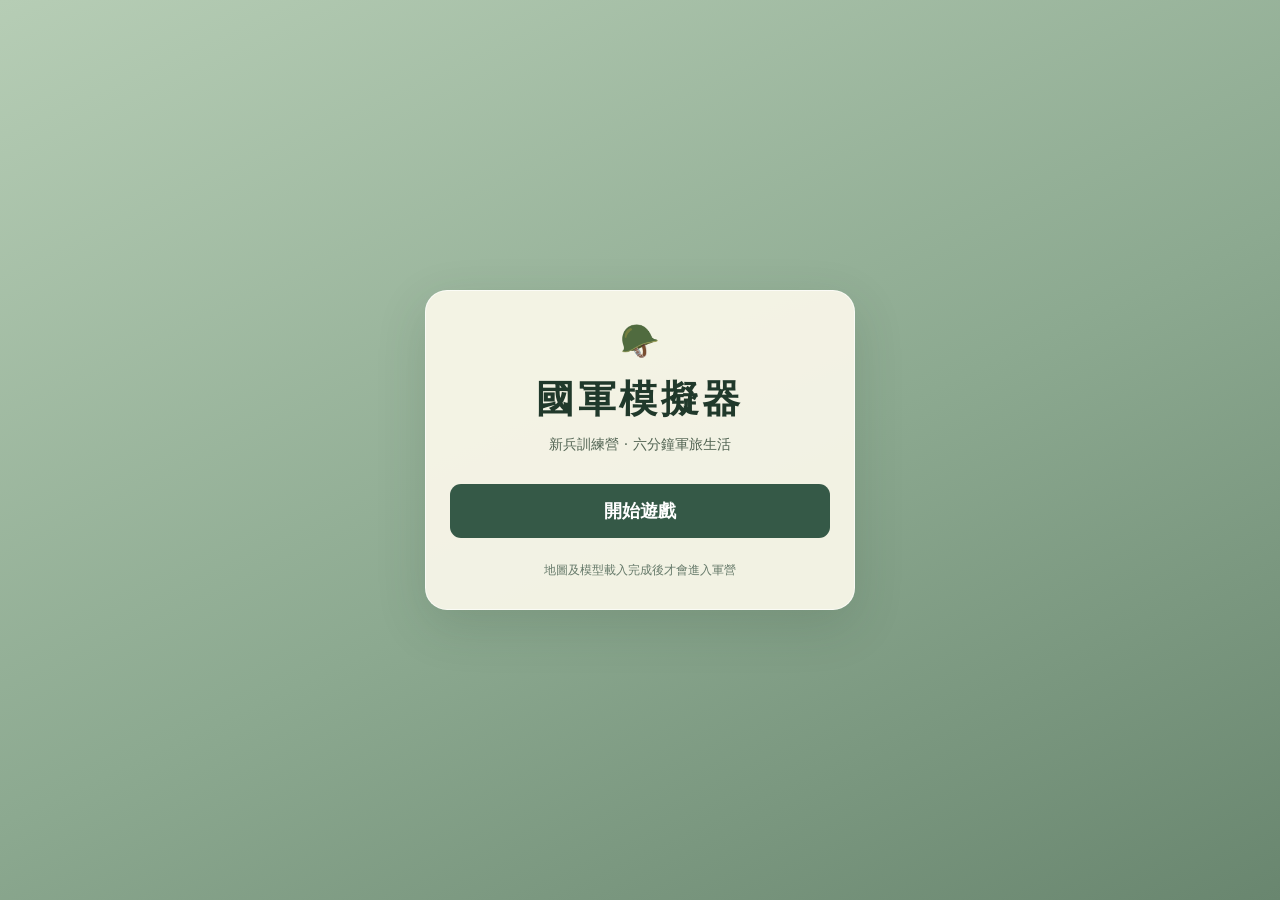
<file: index.html>
<!doctype html>
<html lang="zh-Hant">
<head>
<meta charset="utf-8">
<meta name="viewport" content="width=device-width, initial-scale=1, maximum-scale=1, user-scalable=no, viewport-fit=cover">
<meta name="theme-color" content="#b7c9b2">
<link rel="preload" as="fetch" href="./assets/characters/cadet/cadet-green.glb?v=077" crossorigin="anonymous">
<title>國軍模擬器｜Army</title>
<link rel="stylesheet" href="./src/ui/playtest.css?v=077">
<link rel="stylesheet" href="./src/ui/home105.css?v=105">
<link rel="stylesheet" href="./src/ui/npcLabels107.css?v=107">
</head>
<body>
<canvas id="world" aria-label="國軍模擬器 3D 軍營"></canvas>
<button id="minimap" type="button" aria-label="開啟新兵訓練營地圖" title="開啟新兵訓練營地圖"><canvas id="miniCanvas" width="224" height="224" aria-hidden="true"></canvas></button>
<section id="worldMap" class="world-map" role="dialog" aria-label="新兵訓練營地圖" aria-modal="true" hidden>
  <div class="world-map-panel">
    <header class="world-map-header"><div><strong>🗺️ 新兵訓練營地圖</strong><small>固定營區方位 · 藍色箭頭為士兵面向</small></div><button id="closeWorldMap" type="button" aria-label="關閉大地圖">✕</button></header>
    <div class="world-map-body"><div class="map-canvas-holder"><canvas id="worldMapCanvas" aria-label="完整軍營地圖，顯示所有地點和自身方向"></canvas></div></div>
  </div>
</section>
<div id="floatingStick" aria-hidden="true"><div class="stick-base"><div id="stickThumb" class="stick-thumb"></div></div></div>
<div id="notice" role="status" hidden></div>
<section class="army-home" id="armyHome" aria-label="國軍模擬器首頁">
  <div class="army-home__panel">
    <div class="army-home__emblem" aria-hidden="true">🪖</div>
    <h1>國軍模擬器</h1>
    <p class="army-home__tagline">新兵訓練營 · 六分鐘軍旅生活</p>
    <button id="armyStart" class="army-home__start" type="button">開始遊戲</button>
    <div id="armyLoading" class="army-home__load" role="status" aria-live="polite" hidden>
      <p class="army-home__message" id="armyMessage">準備載入…</p>
      <div class="army-home__progress" role="progressbar" aria-label="軍營載入進度"><div id="armyBar" class="army-home__bar"></div></div>
      <div id="armyCount" class="army-home__count">0%</div>
    </div>
    <div class="army-home__foot">地圖及模型載入完成後才會進入軍營</div>
  </div>
</section>
<div id="fatal" role="alert" hidden><strong>遊戲無法啟動</strong><p id="errorText"></p><button type="button" id="retry">重新載入</button></div>
<div id="debug" hidden></div>
<!-- Army v0.10.10: refined collision, road-priority navigation, and NPC spacing. -->
<script type="importmap">
{"imports":{"./src/map/campGeometry.js?v=092":"./src/map/ground103.js?v=103","./src/map/mapDrawing.js?v=093":"./src/map/drawMap95.js?v=095","./src/map/roadMesh.js?v=071":"./src/map/roadMesh104.js?v=104"}}
</script>
<script type="module" src="./src/bootstrap110.js?v=110"></script>
</body>
</html>
</file>
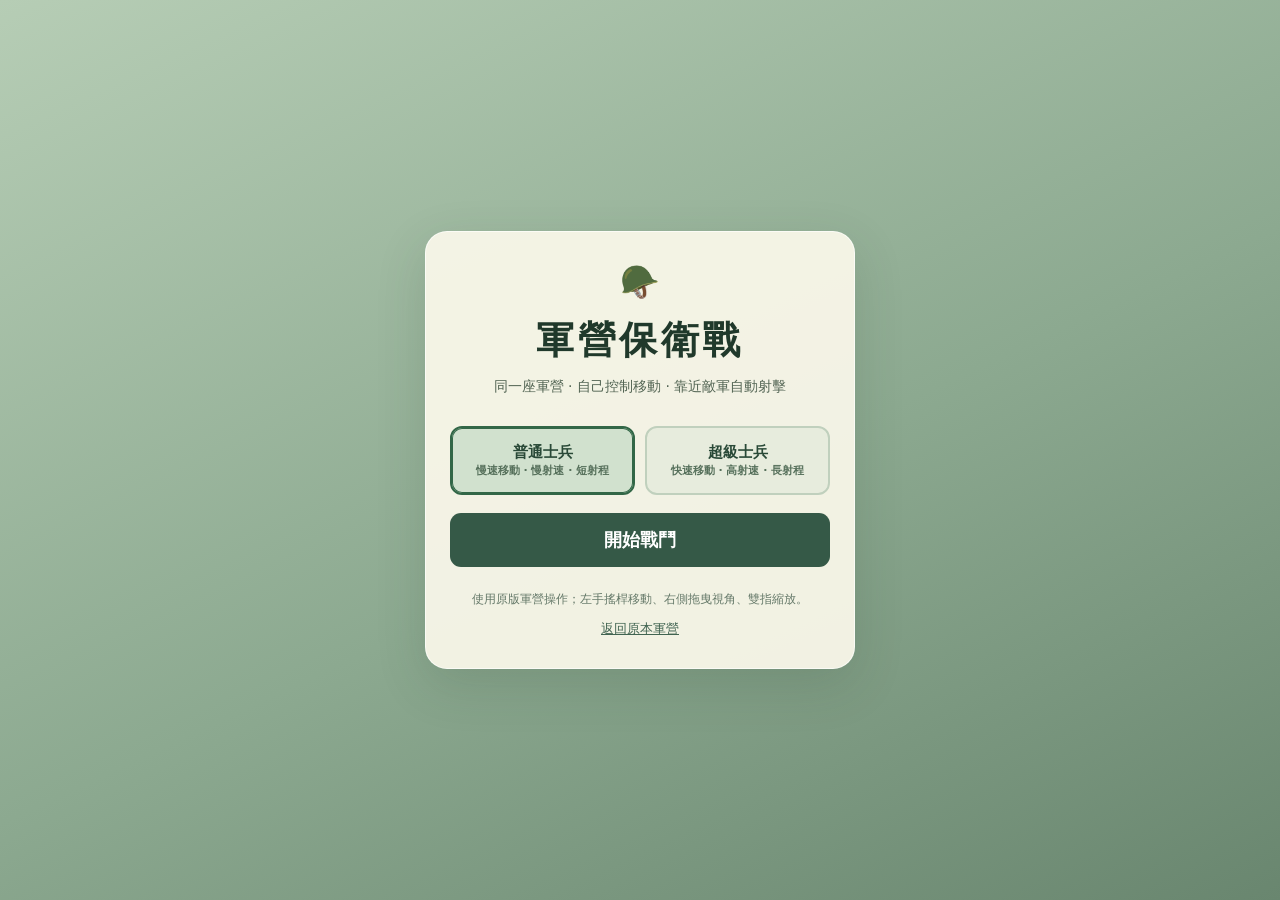
<file: battle.html>
<!doctype html>
<html lang="zh-Hant">
<head>
<meta charset="utf-8">
<meta name="viewport" content="width=device-width, initial-scale=1, maximum-scale=1, user-scalable=no, viewport-fit=cover">
<meta name="theme-color" content="#b7c9b2">
<title>國軍模擬器｜軍營保衛戰 v0.11.1</title>
<link rel="stylesheet" href="./src/battle/campBattle111.css?v=111">
<link rel="stylesheet" href="./src/ui/playtest.css?v=077">
<link rel="stylesheet" href="./src/ui/home105.css?v=105">
</head>
<body>
<canvas id="world" aria-label="國軍模擬器 3D 軍營"></canvas>
<button id="minimap" type="button" aria-label="開啟軍營保衛戰地圖" title="開啟軍營保衛戰地圖"><canvas id="miniCanvas" width="224" height="224" aria-hidden="true"></canvas></button>
<section id="worldMap" class="world-map" role="dialog" aria-label="軍營保衛戰地圖" aria-modal="true" hidden>
  <div class="world-map-panel">
    <header class="world-map-header"><div><strong>🗺️ 軍營保衛戰地圖</strong><small>紅軍從營舍側與哨口側進攻 · 藍色箭頭為主角面向</small></div><button id="closeWorldMap" type="button" aria-label="關閉大地圖">✕</button></header>
    <div class="world-map-body"><div class="map-canvas-holder"><canvas id="worldMapCanvas" aria-label="完整軍營地圖，顯示所有地點和自身方向"></canvas></div></div>
  </div>
</section>
<div id="floatingStick" aria-hidden="true"><div class="stick-base"><div id="stickThumb" class="stick-thumb"></div></div></div>
<div id="notice" role="status" hidden></div>
<section id="battleHUD" class="battle-hud" aria-label="戰鬥資訊" hidden>
 <div class="battle-hud__top"><strong id="battleMode">普通士兵</strong><span>擊殺 <b id="battleKills">0</b></span><span>敵軍 <b id="battleEnemies">0</b></span></div>
 <div class="battle-hud__bar"><div id="battleHpBar"></div></div>
 <div class="battle-hud__bottom"><span id="battleHp">生命 160 / 160</span><span id="battleTimer">0:00</span></div>
 <div class="battle-hud__note" id="battleNotice">敵軍正從兩側入侵…</div>
</section>
<section id="battleResult" class="battle-result" role="dialog" aria-modal="true" hidden>
 <div class="battle-result__panel"><h2 id="battleEndTitle">戰鬥結束</h2><p id="battleEndText"></p>
 <button type="button" id="battleAgain">重新挑戰</button><a href="./index.html">返回軍營</a></div>
</section>
<section class="army-home" id="armyHome" aria-label="國軍模擬器首頁">
  <div class="army-home__panel">
    <div class="army-home__emblem" aria-hidden="true">🪖</div>
    <h1>軍營保衛戰</h1>
    <p class="army-home__tagline">同一座軍營 · 自己控制移動 · 靠近敵軍自動射擊</p>
    <div class="battle-modes" role="group" aria-label="士兵測試能力">
      <button type="button" data-mode="normal" aria-pressed="true" class="chosen">普通士兵<small>慢速移動 · 慢射速 · 短射程</small></button>
      <button type="button" data-mode="elite" aria-pressed="false">超級士兵<small>快速移動 · 高射速 · 長射程</small></button>
    </div>
    <button id="armyStart" class="army-home__start" type="button">開始戰鬥</button>
    <div id="armyLoading" class="army-home__load" role="status" aria-live="polite" hidden>
      <p class="army-home__message" id="armyMessage">準備載入…</p>
      <div class="army-home__progress" role="progressbar" aria-label="軍營載入進度"><div id="armyBar" class="army-home__bar"></div></div>
      <div id="armyCount" class="army-home__count">0%</div>
    </div>
    <div class="army-home__foot">使用原版軍營操作；左手搖桿移動、右側拖曳視角、雙指縮放。</div>
    <a class="battle-back" href="./index.html">返回原本軍營</a>
  </div>
</section>
<div id="fatal" role="alert" hidden><strong>遊戲無法啟動</strong><p id="errorText"></p><button type="button" id="retry">重新載入</button></div>
<div id="debug" hidden></div>
<!-- Army v0.11.1: original camp renderer/input + battle-only missing west/south perimeter fencing. -->
<script type="importmap">
{"imports":{"./src/map/campGeometry.js?v=092":"./src/map/ground103.js?v=103","./src/map/mapDrawing.js?v=093":"./src/map/drawMap95.js?v=095","./src/map/roadMesh.js?v=071":"./src/map/roadMesh104.js?v=104"}}
</script>
<script type="module" src="./src/battle/campBattleBoot111.js?v=111"></script>
</body>
</html>
</file>
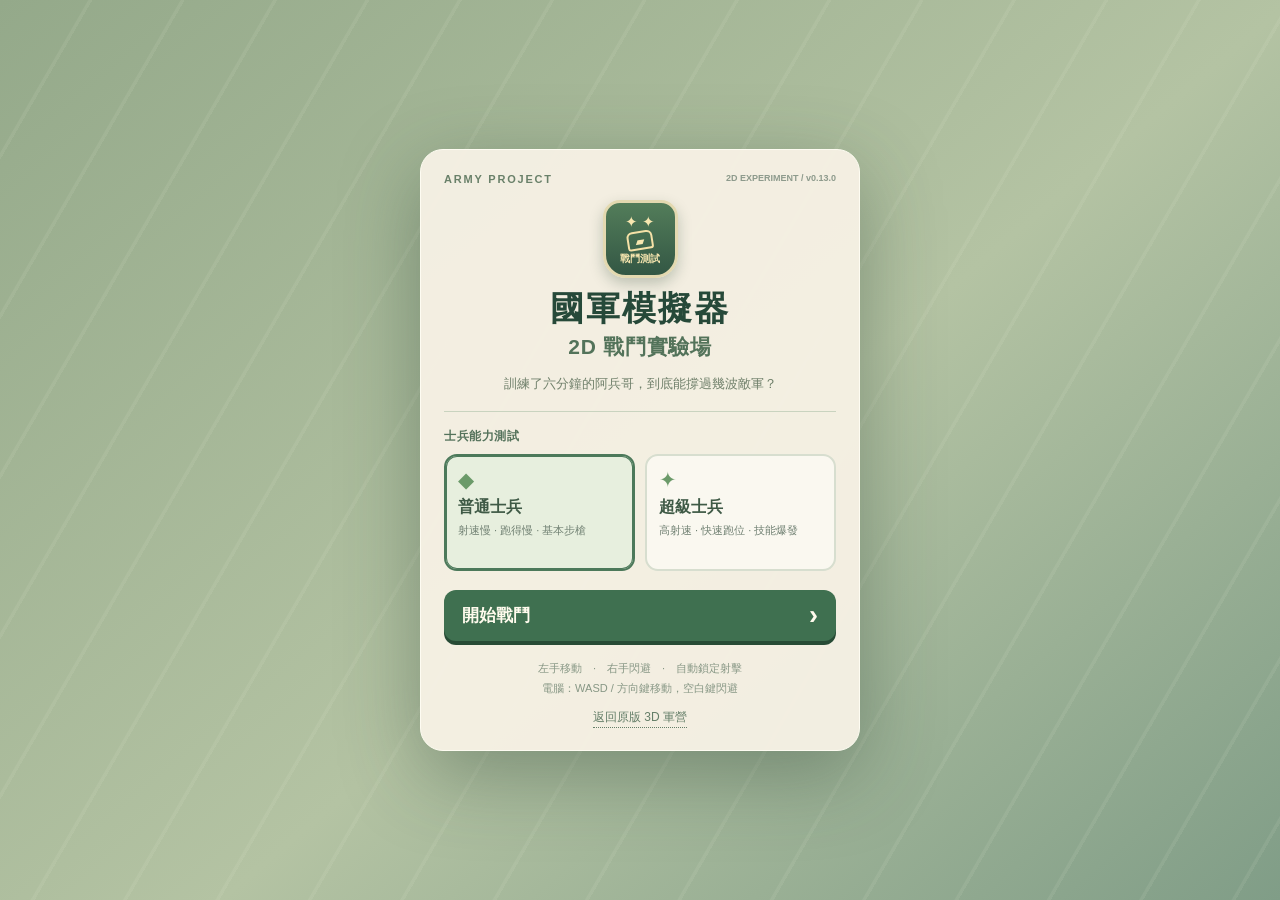
<file: battle2d.html>
<!doctype html>
<html lang="zh-Hant">
<head>
  <meta charset="utf-8">
  <meta name="viewport" content="width=device-width, initial-scale=1, maximum-scale=1, viewport-fit=cover, user-scalable=no">
  <meta name="theme-color" content="#8da185">
  <meta name="apple-mobile-web-app-capable" content="yes">
  <title>國軍模擬器｜2D 戰鬥實驗場</title>
  <link rel="stylesheet" href="./src/battle2d/game.css?v=0130">
</head>
<body>
  <main id="gameRoot" aria-label="國軍模擬器 2D 戰鬥實驗場">
    <canvas id="battleCanvas" aria-label="戰鬥畫面"></canvas>
    <div id="vignette" aria-hidden="true"></div>
    <header id="hud" hidden>
      <div class="hud-top">
        <div class="hud-chip"><span class="tiny-label">作戰時間</span><strong id="timeText">00:00</strong></div>
        <div class="hud-chip center"><span class="tiny-label">擊退敵軍</span><strong id="killText">0</strong></div>
        <button class="icon-button" id="pauseButton" aria-label="暫停遊戲">Ⅱ</button>
      </div>
      <div class="health-wrap"><span class="hp-label">生命值</span><div class="hp-track"><div class="hp-fill" id="hpFill"></div></div><strong id="hpText">100/100</strong></div>
      <div class="wave-row"><span id="modeLabel">普通士兵</span><span id="waveText">第 1 波</span><span id="skillText">普通步槍</span></div>
    </header>
    <div id="damageShade" aria-hidden="true"></div>
    <div id="floatMsg" aria-live="polite" aria-atomic="true"></div>
    <div id="controls" hidden>
      <div id="joyRegion" aria-label="虛擬搖桿"><div id="joystick"><div id="joyRing"></div><div id="joyThumb"></div></div><span class="control-hint">移動</span></div>
      <div class="right-controls"><button id="dashButton" class="dash-btn" aria-label="閃避衝刺"><span class="dash-icon">»</span><small id="dashLabel">閃避</small></button><span class="control-hint">自動射擊</span></div>
    </div>
    <section id="startScreen" class="screen">
      <div class="start-shade"></div>
      <div class="menu-panel">
        <div class="eyebrow">ARMY PROJECT <span>2D EXPERIMENT / v0.13.0</span></div>
        <div class="crest"><span class="crest-stars">✦ ✦</span><div class="crest-soldier">▰</div><span class="crest-small">戰鬥測試</span></div>
        <h1>國軍模擬器</h1>
        <h2>2D 戰鬥實驗場</h2>
        <p class="subtitle">訓練了六分鐘的阿兵哥，到底能撐過幾波敵軍？</p>
        <div class="rule"></div>
        <p class="field-label">士兵能力測試</p>
        <div class="mode-picker" role="group" aria-label="選擇士兵強度">
          <button id="modeNormal" class="mode-card selected" aria-pressed="true"><span class="mode-symbol">◆</span><b>普通士兵</b><small>射速慢 · 跑得慢 · 基本步槍</small></button>
          <button id="modeHero" class="mode-card" aria-pressed="false"><span class="mode-symbol">✦</span><b>超級士兵</b><small>高射速 · 快速跑位 · 技能爆發</small></button>
        </div>
        <button id="startButton" class="primary-btn">開始戰鬥 <span>›</span></button>
        <div class="menu-foot"><span>左手移動　·　右手閃避　·　自動鎖定射擊</span><span>電腦：WASD / 方向鍵移動，空白鍵閃避</span></div>
        <a class="back-link" href="./index.html">返回原版 3D 軍營</a>
      </div>
    </section>
    <section id="pauseScreen" class="screen overlay" hidden>
      <div class="modal-panel"><span class="eyebrow">PAUSED</span><h2>暫停作戰</h2><p>可以喘口氣，敵人暫時不會動。</p><button id="resumeButton" class="primary-btn">繼續戰鬥</button><button id="pauseMenuButton" class="secondary-btn">返回選角畫面</button></div>
    </section>
    <section id="endScreen" class="screen overlay" hidden>
      <div class="modal-panel"><span class="eyebrow" id="endEyebrow">MISSION COMPLETE</span><div class="finish-medal">★</div><h2 id="endTitle">作戰結束</h2><p id="endDescription">你已完成這次的戰鬥測試。</p>
        <div class="results"><div><small>擊退敵軍</small><strong id="endKills">0</strong></div><div><small>存活時間</small><strong id="endTime">00:00</strong></div><div><small>最高波次</small><strong id="endWave">1</strong></div></div>
        <button id="retryButton" class="primary-btn">再戰一次</button><button id="endMenuButton" class="secondary-btn">更換士兵</button>
      </div>
    </section>
    <div id="loadingScreen" class="screen overlay" hidden><div class="modal-panel loading"><div class="spinner"></div><h2>正在進入演訓場…</h2><p>準備武器與戰場環境</p></div></div>
  </main>
  <script type="module" src="./src/battle2d/game.js?v=0130"></script>
</body>
</html>
</file>
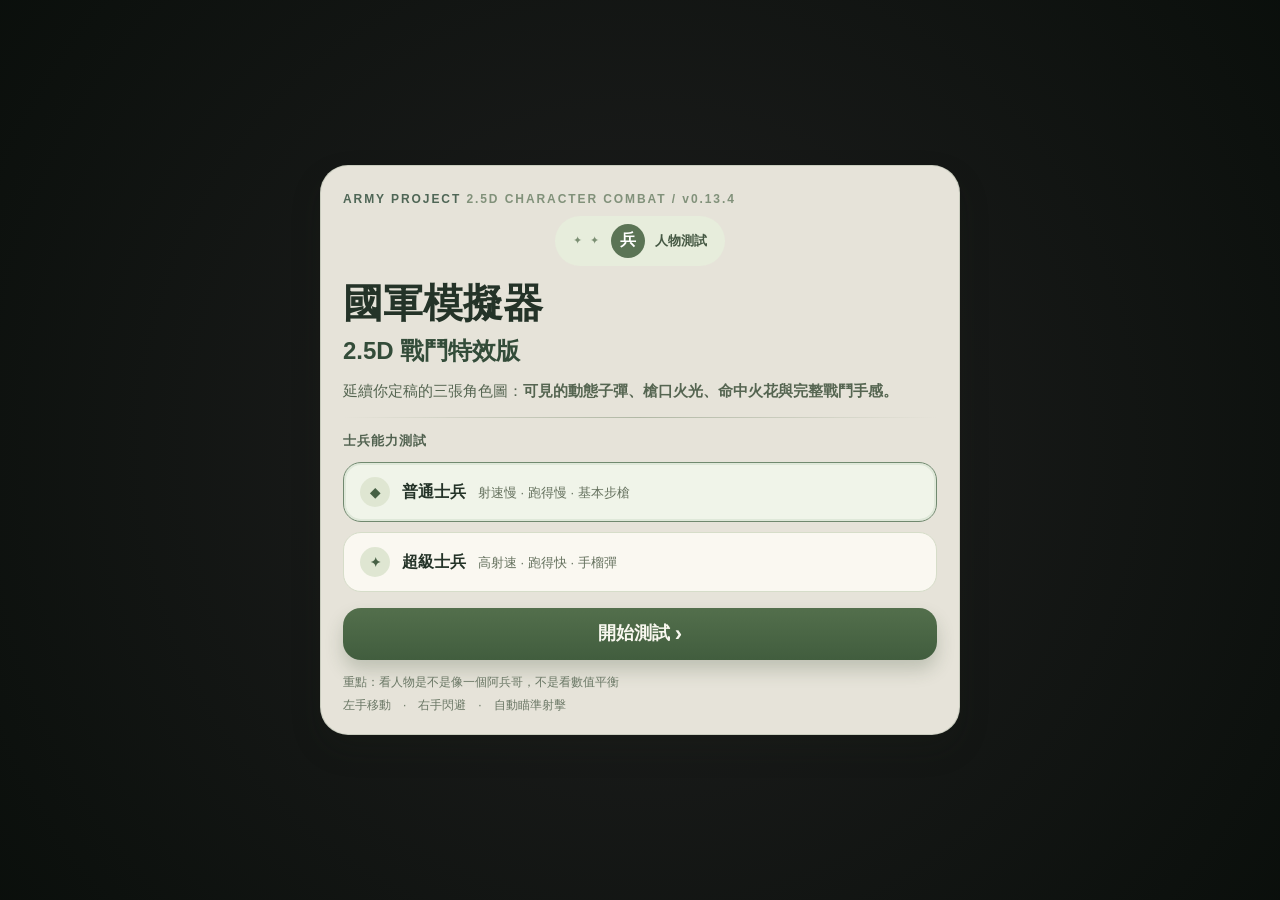
<file: battle2p5d.html>
<!doctype html>
<html lang="zh-Hant">
<head>
  <meta charset="utf-8">
  <meta name="viewport" content="width=device-width, initial-scale=1, maximum-scale=1, viewport-fit=cover, user-scalable=no">
  <meta name="theme-color" content="#8da185">
  <meta name="apple-mobile-web-app-capable" content="yes">
  <title>國軍模擬器｜2.5D 戰鬥特效版</title>
  <link rel="stylesheet" href="./src/battle2p5d/game.css?v=0134">
</head>
<body>
  <main id="gameRoot" aria-label="國軍模擬器 2.5D 戰鬥特效版">
    <canvas id="battleCanvas" aria-label="戰鬥畫面"></canvas>
    <header id="hud" hidden>
      <div class="hud-top">
        <div class="hud-chip"><span class="tiny-label">作戰時間</span><strong id="timeText">00:00</strong></div>
        <div class="hud-chip center"><span class="tiny-label">擊退敵軍</span><strong id="killText">0</strong></div>
        <button class="icon-button" id="pauseButton" aria-label="暫停遊戲">Ⅱ</button>
      </div>
      <div class="health-wrap"><span class="hp-label">生命值</span><div class="hp-track"><div class="hp-fill" id="hpFill"></div></div><strong id="hpText">100/100</strong></div>
      <div class="wave-row"><span id="modeLabel">普通士兵</span><span id="waveText">第 1 波</span><span id="skillText">步槍</span></div>
    </header>
    <div id="floatMsg" aria-live="polite" aria-atomic="true"></div>
    <div id="controls" hidden>
      <div id="joyRegion" aria-label="虛擬搖桿"><div id="joystick"><div id="joyRing"></div><div id="joyThumb"></div></div><span class="control-hint">移動</span></div>
      <div class="right-controls"><button id="dashButton" class="dash-btn" aria-label="閃避衝刺"><span class="dash-icon">»</span><small id="dashLabel">閃避</small></button><span class="control-hint">自動射擊</span></div>
    </div>
    <section id="startScreen" class="screen">
      <div class="start-shade"></div>
      <div class="menu-panel">
        <div class="eyebrow">ARMY PROJECT <span>2.5D CHARACTER COMBAT / v0.13.4</span></div>
        <div class="crest"><span class="crest-stars">✦ ✦</span><div class="crest-soldier">兵</div><span class="crest-small">人物測試</span></div>
        <h1>國軍模擬器</h1>
        <h2>2.5D 戰鬥特效版</h2>
        <p class="subtitle">延續你定稿的三張角色圖：<b>可見的動態子彈、槍口火光、命中火花與完整戰鬥手感。</b></p>
        <div class="rule"></div>
        <p class="field-label">士兵能力測試</p>
        <div class="mode-picker" role="group" aria-label="選擇士兵強度">
          <button id="modeNormal" class="mode-card selected" aria-pressed="true"><span class="mode-symbol">◆</span><b>普通士兵</b><small>射速慢 · 跑得慢 · 基本步槍</small></button>
          <button id="modeHero" class="mode-card" aria-pressed="false"><span class="mode-symbol">✦</span><b>超級士兵</b><small>高射速 · 跑得快 · 手榴彈</small></button>
        </div>
        <button id="startButton" class="primary-btn">開始測試 <span>›</span></button>
        <div class="menu-foot"><span>重點：看人物是不是像一個阿兵哥，不是看數值平衡</span><span>左手移動　·　右手閃避　·　自動瞄準射擊</span></div>
      </div>
    </section>
    <section id="pauseScreen" class="screen overlay" hidden>
      <div class="modal-panel"><span class="eyebrow">PAUSED</span><h2>暫停作戰</h2><p>可以喘口氣，敵人暫時不會動。</p><button id="resumeButton" class="primary-btn">繼續戰鬥</button><button id="pauseMenuButton" class="secondary-btn">返回選單</button></div>
    </section>
    <section id="endScreen" class="screen overlay" hidden>
      <div class="modal-panel"><span class="eyebrow" id="endEyebrow">TEST COMPLETE</span><div class="finish-medal">★</div><h2 id="endTitle">測試結束</h2><p id="endDescription">這次人物戰鬥測試結束。</p>
        <div class="results"><div><small>擊退敵軍</small><strong id="endKills">0</strong></div><div><small>存活時間</small><strong id="endTime">00:00</strong></div><div><small>最高波次</small><strong id="endWave">1</strong></div></div>
        <button id="retryButton" class="primary-btn">再試一次</button><button id="endMenuButton" class="secondary-btn">返回選單</button>
      </div>
    </section>
    <div id="loadingScreen" class="screen overlay" hidden><div class="modal-panel loading"><div class="spinner"></div><h2>正在進入測試場…</h2><p>載入 2.5D 人物與戰場</p></div></div>
  </main>
  <script type="module" src="./src/battle2p5d/game.js?v=0134"></script>
</body>
</html>
</file>
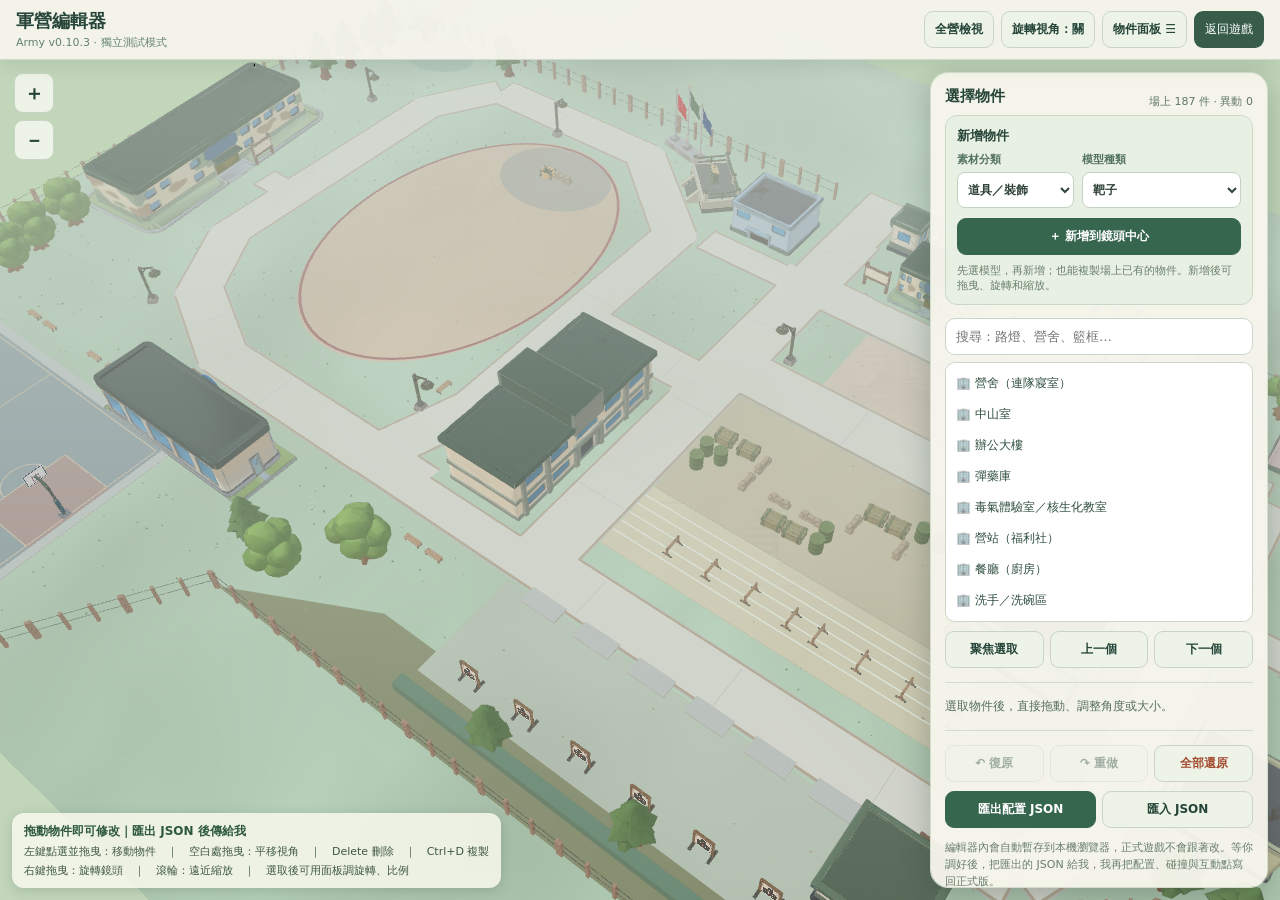
<file: editor.html>
<!doctype html>
<html lang="zh-Hant">
<head>
<meta charset="utf-8">
<meta name="viewport" content="width=device-width,initial-scale=1,maximum-scale=1,viewport-fit=cover">
<title>軍營場景編輯器｜Army v0.10.3</title>
<link rel="stylesheet" href="./editor.css?v=0102">
<script type="importmap">{"imports":{"./src/map/campGeometry.js?v=092":"./src/map/ground103.js?v=103","./src/map/roadMesh.js?v=071":"./src/map/roadMesh101.js?v=103"}}</script>
</head>
<body>
<canvas id="scene" aria-label="軍營 3D 編輯視窗"></canvas>
<canvas id="overlay" aria-hidden="true"></canvas>
<div id="loading" role="status">準備軍營編輯器…</div>
<header class="topbar">
  <div><strong>軍營編輯器</strong><small>Army v0.10.3 · 獨立測試模式</small></div>
  <div class="topActions">
    <button id="centerMap" title="整張地圖">全營檢視</button>
    <button id="togglePanel" title="收合/開啟面板">物件面板 ☰</button>
    <a href="./index.html">返回遊戲</a>
  </div>
</header>
<aside id="editorPanel" aria-label="物件編輯工具">
  <div class="panelTop"><h2>選擇物件</h2><span id="status">尚未選取</span></div>
  <section class="createTools" aria-label="新增物件工具">
    <strong>新增物件</strong>
    <div class="twoCols"><label>素材分類<select id="newCategory"><option value="prop">道具／裝飾</option><option value="building">建築</option></select></label>
    <label>模型種類<select id="newTemplate" aria-label="新增模型種類"></select></label></div>
    <button id="addObject" class="primary block">＋ 新增到鏡頭中心</button>
    <p class="miniTip">先選模型，再新增；也能複製場上已有的物件。新增後可拖曳、旋轉和縮放。</p>
  </section>
  <input id="search" type="search" placeholder="搜尋：路燈、營舍、籃框…" aria-label="搜尋物件">
  <select id="objectList" size="8" aria-label="選取場景中的物件"></select>
  <div class="rowButtons">
    <button id="focus">聚焦選取</button><button id="prev">上一個</button><button id="next">下一個</button>
  </div>
  <div class="separator"></div>
  <div id="details" class="details"><p>點擊場景內的建築或道具，或在清單中選取。</p></div>
  <div class="fields" id="fields" hidden>
    <div class="twoCols">
      <label>X 位置<input id="posX" type="number" step="0.1"></label>
      <label>Z 位置<input id="posZ" type="number" step="0.1"></label>
    </div>
    <label>旋轉角度（°）<input id="yaw" type="number" step="5"></label>
    <label>物件大小（原始比例 = 1.00）<input id="size" type="number" min="0.1" max="5" step="0.05"></label>
    <div class="nudge">
      <span>精細移動</span>
      <div class="arrows"><button data-move="z+">↑</button><button data-move="x-">←</button><button data-move="z-">↓</button><button data-move="x+">→</button></div>
      <div class="rowButtons"><button data-rotate="-15">↶ 15°</button><button data-rotate="15">15° ↷</button><button data-scale="0.9">縮小</button><button data-scale="1.1">放大</button></div>
    </div>
    <div class="rowButtons"><button id="duplicateObject">＋ 複製選取</button><button id="deleteObject" class="danger">刪除選取</button></div>
    <button id="resetOne" class="ghost block">重設這個物件</button>
  </div>
  <div class="separator"></div>
  <div class="rowButtons"><button id="undo">↶ 復原</button><button id="redo">↷ 重做</button><button id="resetAll" class="warning">全部還原</button></div>
  <div class="rowButtons"><button id="export" class="primary">匯出配置 JSON</button><button id="import">匯入 JSON</button><input id="importFile" type="file" accept=".json,application/json" hidden></div>
  <p class="hint">編輯器內會自動暫存到本機瀏覽器，正式遊戲不會跟著改。等你調好後，把匯出的 JSON 給我，我再把配置、碰撞與互動點寫回正式版。</p>
</aside>
<div class="instructions">
  <strong id="toolLabel">操作說明</strong>
  <span>左鍵點選並拖曳：移動物件　｜　空白處拖曳：平移視角　｜　Delete 刪除　｜　Ctrl+D 複製</span>
  <span>右鍵拖曳：旋轉鏡頭　｜　滾輪：遠近縮放　｜　選取後可用面板調旋轉、比例</span>
</div>
<div class="zoomButtons"><button id="zoomIn">＋</button><button id="zoomOut">－</button></div>
<script type="module" src="./editor.js?v=0103"></script>
</body>
</html>
</file>
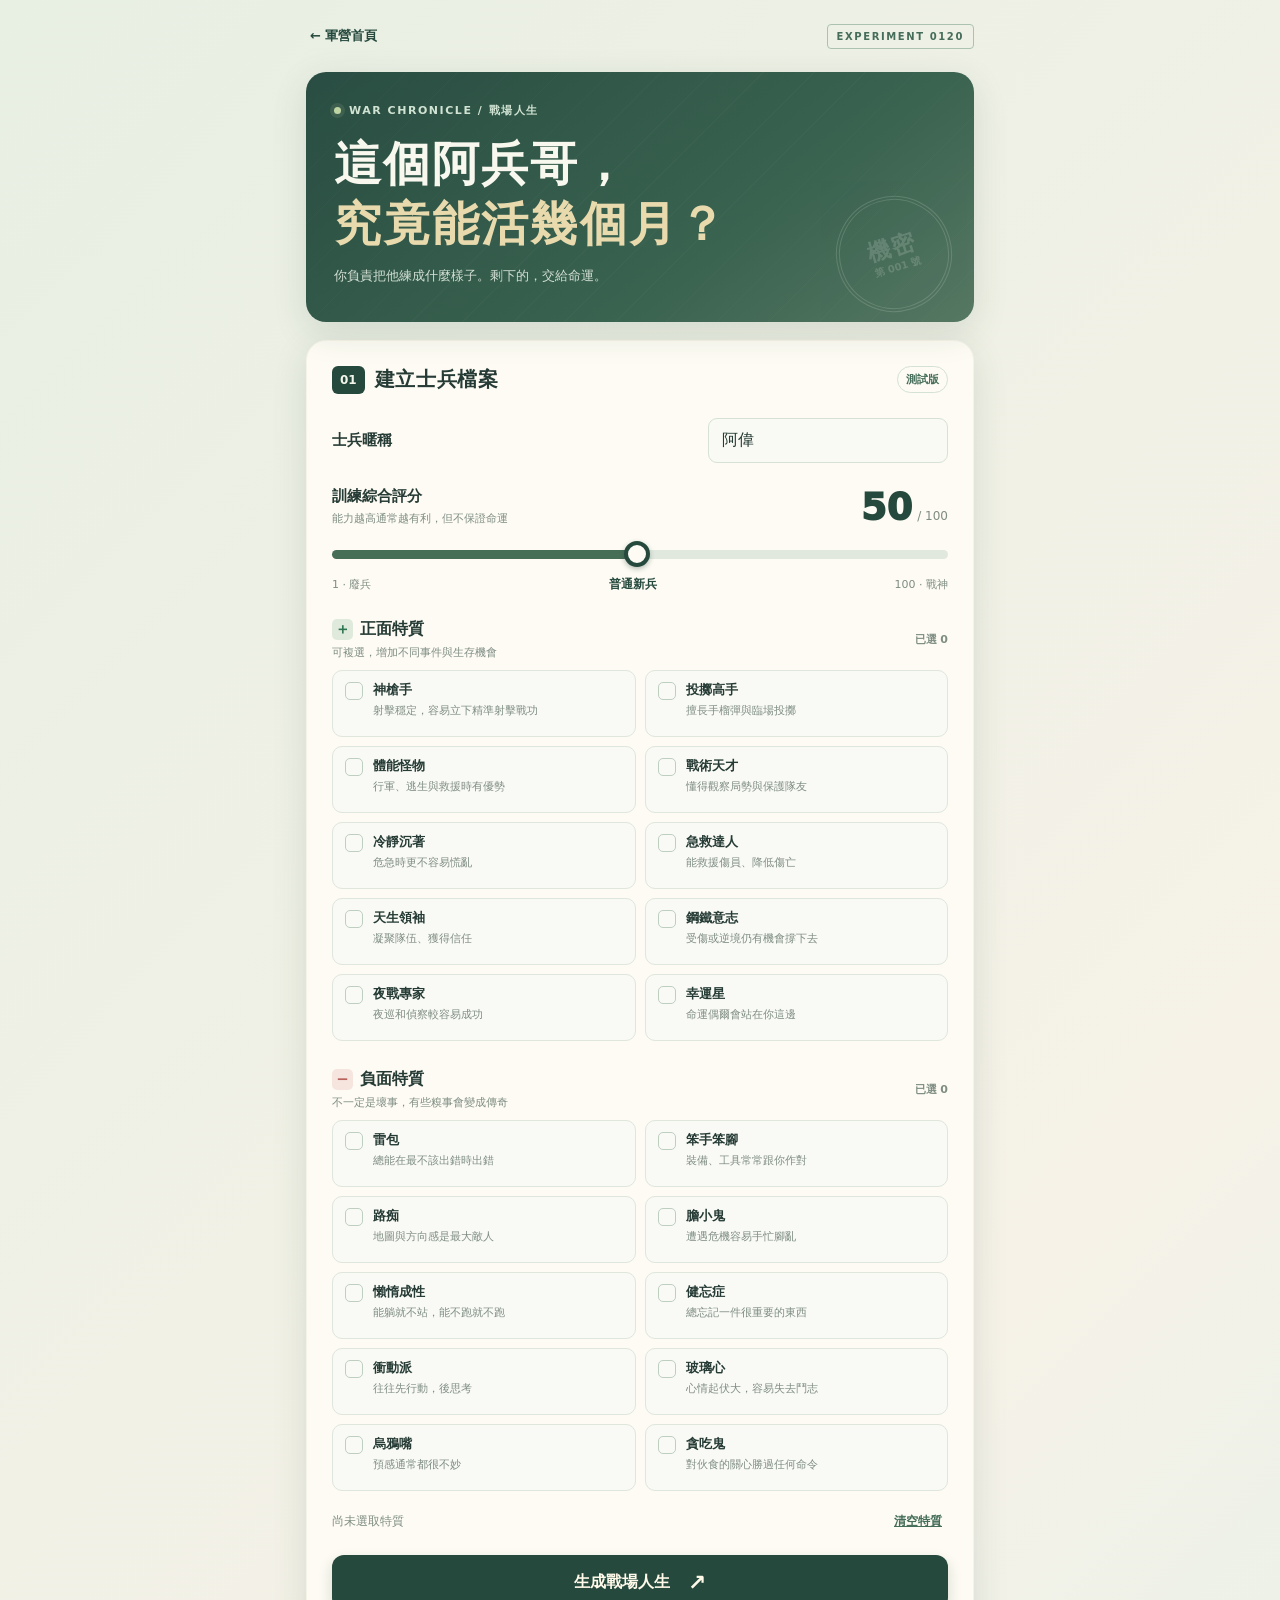
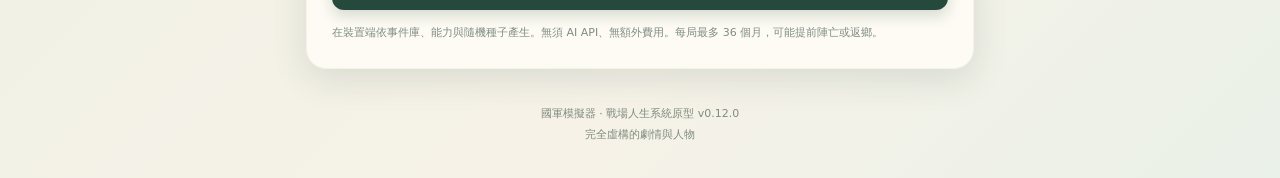
<file: war-story.html>
<!doctype html>
<html lang="zh-Hant">
<head>
<meta charset="utf-8">
<meta name="viewport" content="width=device-width, initial-scale=1, viewport-fit=cover, maximum-scale=5">
<meta name="theme-color" content="#233d32">
<title>國軍模擬器｜戰場人生實驗室 v0.12.0</title>
<link rel="stylesheet" href="./src/war-story/story.css?v=0120">
<script type="module" src="./src/war-story/story-ui.js?v=0120"></script>
</head>
<body>
<div class="page-shell">
 <header class="topbar">
  <a class="back" href="./index.html" aria-label="返回軍營首頁">← <span>軍營首頁</span></a>
  <span class="version">EXPERIMENT 0120</span>
 </header>
 <main>
  <section class="hero" aria-labelledby="pageTitle">
   <div class="eyebrow"><span class="signal"></span> WAR CHRONICLE / 戰場人生</div>
   <h1 id="pageTitle">這個阿兵哥，<br><em>究竟能活幾個月？</em></h1>
   <p>你負責把他練成什麼樣子。剩下的，交給命運。</p>
   <div class="hero-decor" aria-hidden="true"><div class="stamp">機密<br><small>第 001 號</small></div></div>
  </section>
  <section class="config-card" aria-labelledby="configTitle">
   <div class="section-header"><span class="index">01</span><h2 id="configTitle">建立士兵檔案</h2><span class="tag-subtle">測試版</span></div>
   <div class="name-row"><label for="soldierName">士兵暱稱</label><input id="soldierName" maxlength="16" autocomplete="off" value="阿偉" placeholder="輸入名字"/></div>
   <div class="score-top"><div><label for="scoreRange">訓練綜合評分</label><small>能力越高通常越有利，但不保證命運</small></div><div class="score-bubble"><strong id="scoreValue">50</strong><span>/ 100</span></div></div>
   <input id="scoreRange" type="range" min="1" max="100" value="50" step="1" aria-label="士兵訓練評分 1 到 100"/>
   <div class="range-labels"><span>1 · 廢兵</span><strong id="scoreRating">普通新兵</strong><span>100 · 戰神</span></div>
   <div class="traits-header"><div><h3><span class="mini-symbol plus">＋</span> 正面特質</h3><p>可複選，增加不同事件與生存機會</p></div><span class="trait-count" id="positiveCount">已選 0</span></div>
   <div id="positiveTraits" class="trait-grid" aria-label="正面特質選擇"></div>
   <div class="traits-header negative-head"><div><h3><span class="mini-symbol minus">−</span> 負面特質</h3><p>不一定是壞事，有些糗事會變成傳奇</p></div><span class="trait-count" id="negativeCount">已選 0</span></div>
   <div id="negativeTraits" class="trait-grid" aria-label="負面特質選擇"></div>
   <div class="control-foot"><span id="selectedSummary">尚未選取特質</span><button id="clearTraits" class="link-btn" type="button">清空特質</button></div>
   <button id="generateBtn" class="primary-btn" type="button">生成戰場人生 <span>↗</span></button>
   <p class="tiny-note">在裝置端依事件庫、能力與隨機種子產生。無須 AI API、無額外費用。每局最多 36 個月，可能提前陣亡或返鄉。</p>
  </section>
  <section id="resultSection" class="result-section" hidden aria-live="off">
   <div class="section-header"><span class="index">02</span><h2>戰地服役紀錄</h2><span id="resultStatus" class="tag-subtle">報告生成中</span></div>
   <div class="dossier">
    <div><div class="dossier-label">士兵</div><div class="dossier-name" id="resultName">阿偉</div></div>
    <div><div class="dossier-label">能力評分</div><div class="dossier-value" id="resultScore">50</div></div>
    <div><div class="dossier-label">戰功</div><div class="dossier-value" id="resultMerit">0</div></div>
    <div><div class="dossier-label">經歷月份</div><div class="dossier-value" id="resultMonths">—</div></div>
   </div>
   <div class="playback-bar">
    <div class="playback-text"><span class="live-dot"></span><span id="progressText">第 1 個月</span></div>
    <div class="playback-actions">
      <button type="button" id="pauseBtn" class="small-btn" aria-label="暫停或繼續播放">暫停</button>
      <button type="button" id="speedBtn" class="small-btn" aria-label="切換播放速度">1×</button>
      <button type="button" id="revealBtn" class="small-btn primary-small">全部展開</button>
    </div>
   </div>
   <div class="timeline-progress"><div id="timelineFill"></div></div>
   <div id="timeline" class="timeline" aria-label="逐月戰場人生"></div>
   <div id="endingCard" class="ending-card" hidden>
    <div class="ending-eyebrow">FINAL REPORT / 最終結案</div>
    <div id="endingIcon" class="ending-icon">🏅</div>
    <h2 id="endingTitle">—</h2><p id="endingText">—</p>
    <div class="ending-stats" id="endingStats"></div>
    <h3>本次解鎖成就 <span id="achievementCount"></span></h3>
    <div id="achievementList" class="achievements"></div>
    <div class="ending-actions">
      <button id="regenerateBtn" class="primary-btn" type="button">同樣條件，再來一次 ↻</button>
      <button id="copyBtn" type="button" class="secondary-btn">複製完整戰報</button>
      <button id="saveBtn" type="button" class="secondary-btn">下載文字紀錄</button>
    </div>
    <p class="tiny-note">每局使用不同隨機種子。低分士兵也可能生還，高分士兵也可能在戰區遭遇不測。</p>
   </div>
  </section>
 </main>
 <footer>國軍模擬器 · 戰場人生系統原型 v0.12.0 <span>完全虛構的劇情與人物</span></footer>
</div>
<div id="toast" role="status" aria-live="polite" hidden></div>
</body>
</html>
</file>
<file: src/ui/playtest.css>
:root{--ink:#274c3a;--leaf:#b7c9b2}
*{box-sizing:border-box;-webkit-user-select:none;user-select:none;-webkit-touch-callout:none;-webkit-user-drag:none}
html,body{width:100%;height:100%;margin:0;overflow:hidden;background:var(--leaf);font-family:ui-rounded,"PingFang TC",-apple-system,system-ui,sans-serif;color:var(--ink);touch-action:none;-webkit-tap-highlight-color:transparent;overscroll-behavior:none}
button{font:inherit;cursor:pointer}
#world{position:fixed;inset:0;width:100%;height:100%;display:block;touch-action:none;-webkit-user-select:none;user-select:none;-webkit-touch-callout:none}
#minimap{position:fixed;z-index:3;top:calc(env(safe-area-inset-top,0px) + 10px);left:max(12px,env(safe-area-inset-left,0px));width:126px;height:126px;border:3px solid #fffbdf;border-radius:50%;overflow:hidden;pointer-events:auto;cursor:pointer;padding:0;appearance:none;-webkit-appearance:none;touch-action:manipulation;filter:drop-shadow(0 4px 7px #233d303e);background:#a4b99b}
#minimap canvas{width:100%;height:100%;display:block}
#floatingStick{position:fixed;z-index:5;left:50%;top:70%;width:132px;height:132px;transform:translate(-50%,-50%) scale(.9);opacity:0;visibility:hidden;pointer-events:none;transition:opacity 80ms ease,transform 80ms ease,visibility 80ms}
#floatingStick.active{visibility:visible;opacity:1;transform:translate(-50%,-50%) scale(1)}
.stick-base{width:100%;height:100%;border:2px solid #f6ffecb0;border-radius:50%;display:grid;place-items:center;background:#31564557;box-shadow:0 3px 22px #213c2c4d,inset 0 0 14px #d5e7b638}
.stick-thumb{width:54px;height:54px;border-radius:50%;border:3px solid #fffff5d8;background:#f1f8e7e8;box-shadow:0 4px 12px #14291e42;will-change:transform}
#floatingStick.run .stick-thumb{background:#ddeaafe8}
#floatingStick.sprint .stick-thumb{background:#ffd9a5ea}
#notice,#fatal{position:fixed;z-index:20;left:50%;top:47%;transform:translate(-50%,-50%);max-width:min(88vw,400px);width:max-content;min-width:190px;padding:17px 23px;background:#fff9eded;border-radius:19px;text-align:center;font-weight:700;box-shadow:0 7px 22px #37573a2b}
#fatal{width:min(88vw,420px);color:#8d4138}
#fatal strong{display:block;font-size:18px;margin-bottom:8px}
#fatal p{overflow-wrap:anywhere;white-space:pre-wrap;font-size:13px;font-weight:500;line-height:1.6}
#fatal button{border:none;padding:10px 17px;border-radius:12px;background:#42654f;color:white;font-weight:700}
#notice[hidden],#fatal[hidden],#debug[hidden]{display:none}
#debug{position:fixed;z-index:8;left:8px;bottom:calc(env(safe-area-inset-bottom) + 12px);padding:8px 10px;border-radius:7px;background:#18352ccb;color:#fff;font:11px/1.5 monospace;pointer-events:none;white-space:pre-wrap}
@media(orientation:landscape){#minimap{width:105px;height:105px;top:calc(env(safe-area-inset-top,0px) + 8px)}#floatingStick{width:115px;height:115px}.stick-thumb{width:47px;height:47px}}

/* v0.6.2 large map overlay. The world canvas and model code are untouched. */
#minimap:focus-visible{outline:3px solid #3a9fff;outline-offset:3px}
#worldMap[hidden]{display:none!important}
.world-map{position:fixed;inset:0;z-index:12;background:rgba(24,42,31,.48);display:flex;justify-content:center;align-items:center;padding:max(12px,env(safe-area-inset-top)) max(10px,env(safe-area-inset-right)) max(12px,env(safe-area-inset-bottom)) max(10px,env(safe-area-inset-left));touch-action:none}
.world-map-panel{background:#f6f4e7;width:min(680px,100%);height:min(94dvh,900px);max-height:100%;border-radius:24px;display:flex;flex-direction:column;min-height:0;box-shadow:0 16px 45px #17382672;overflow:hidden}
.world-map-header{flex:none;display:flex;align-items:center;justify-content:space-between;padding:14px 17px 10px;gap:12px;background:#f6f4e7}
.world-map-header div{display:flex;flex-direction:column;gap:4px}
.world-map-header strong{font-size:19px;line-height:1.2;color:#294b3d}
.world-map-header small{font-size:11px;color:#718271}
#closeWorldMap{height:44px;width:44px;flex:none;display:grid;place-items:center;border-radius:50%;border:1px solid #cfddc8;background:#e8edde;color:#284a3b;font-size:22px;touch-action:manipulation}
.world-map-body{flex:1;min-height:0;position:relative;margin:0 10px 8px;border-radius:14px;overflow:hidden;background:#e7edde;touch-action:none;display:flex;flex-direction:column;gap:8px}
.map-canvas-holder{width:100%;aspect-ratio:96/55;max-height:49%;position:relative;flex:none;overflow:hidden;border-radius:12px;background:#afc49f}
#worldMapCanvas{display:block;width:100%;height:100%;touch-action:none}
.world-map-places{flex:1;min-height:0;overflow:auto;overscroll-behavior:contain;touch-action:pan-y;padding:3px 9px 10px}
.world-map-places>strong{display:block;font-size:12px;color:#4e6d54;margin:4px 0 8px}
.world-map-place-grid{display:grid;grid-template-columns:repeat(2,minmax(0,1fr));gap:6px}
.world-map-place{display:flex;gap:6px;align-items:center;min-height:36px;border-radius:8px;background:#f7f8eb;padding:6px 9px;font-size:12px;line-height:1.35;color:#304d3e;overflow-wrap:anywhere}
.world-map-place i{width:9px;height:9px;border-radius:50%;flex:none;background:var(--dot-color,#82945c)}
.world-map-footer{flex:none;display:flex;justify-content:center;gap:14px;flex-wrap:wrap;padding:7px 10px 15px;color:#486451;font-size:12px}
.world-map-footer span{display:flex;align-items:center;gap:5px}
.marker{display:inline-block;width:11px;height:11px;border-radius:50%;background:#a9b54c;border:1.5px solid white}
.marker.player{background:#1679ea}.marker.enemy{background:#cf5550}
@media(orientation:landscape){.world-map-panel{height:96dvh;width:min(960px,100%)}.world-map-body{flex-direction:row}.map-canvas-holder{height:100%;width:auto;max-height:none;max-width:68%;aspect-ratio:96/55}.world-map-places{padding:5px}.world-map-place-grid{grid-template-columns:1fr}.world-map-header{padding:7px 14px}.world-map-header strong{font-size:16px}.world-map-footer{padding:3px 10px 7px}}

/* v0.7 - blueprint-wide map. Preserve full view rather than squeezing to square. */
.map-canvas-holder{aspect-ratio:96 / 55;max-height:50%;flex-shrink:0}
@media(orientation:landscape){.map-canvas-holder{aspect-ratio:96 / 55;max-height:none;max-width:68%}}

/* v0.7.6: large map = map only, no location list or footer legend. */
.world-map-panel{height:auto;max-height:calc(100dvh - 24px);width:min(96vw,680px,calc((100dvh - 105px)*1.745));}
.world-map-body{flex:none;display:block;margin:0 10px 10px;overflow:hidden;}
.map-canvas-holder{width:100%;height:auto;max-height:none;max-width:100%;aspect-ratio:96 / 55;}
.world-map-places,.world-map-footer{display:none!important;}
@media (orientation:landscape){
 .world-map-panel{height:auto;width:min(94vw,900px,calc((100dvh - 105px)*1.745));}
 .world-map-body{display:block;}
 .map-canvas-holder{width:100%;height:auto;max-height:none;max-width:100%;aspect-ratio:96 / 55;}
}
</file>
<file: src/ui/home105.css>
/* v0.10.5: landing screen covers scene construction; prevents partially loaded map. */
body:not(.army-ready) #world { opacity:0; }
body:not(.army-ready) #minimap,body:not(.army-ready) #floatingStick { visibility:hidden; }
.army-home[hidden] { display:none !important; }
.army-home {
 position:fixed;inset:0;z-index:999;box-sizing:border-box;display:flex;
 align-items:center;justify-content:center;padding:24px;
 background:linear-gradient(155deg,#b6cdb5 0%,#8ca990 55%,#69866f 100%);
 color:#20392b;font-family:system-ui,-apple-system,'Noto Sans TC',sans-serif;
}
.army-home__panel {width:min(100%,430px);text-align:center;background:rgba(249,247,233,.94);border:1px solid rgba(255,255,255,.65);border-radius:22px;padding:30px 24px;box-sizing:border-box;box-shadow:0 16px 50px #283e2d28;}
.army-home__emblem {font-size:32px;line-height:1.3;margin-bottom:14px;}
.army-home h1 {font-size:clamp(29px,7vw,38px);line-height:1.2;letter-spacing:.09em;margin:0 0 14px;}
.army-home__tagline {color:#526453;font-size:14px;margin:0 0 30px;}
.army-home__start {appearance:none;cursor:pointer;border:0;border-radius:11px;background:#355947;color:#fff;font-size:18px;font-weight:750;padding:15px 24px;width:100%;touch-action:manipulation;}
.army-home__start:focus-visible {outline:3px solid #d49a4e;outline-offset:3px;}
.army-home__start:disabled {opacity:.65;cursor:default;}
.army-home__load[hidden] {display:none !important;}
.army-home__load {margin-top:20px;}
.army-home__progress {height:12px;border-radius:10px;background:#d8e0d6;overflow:hidden;margin-top:13px;}
.army-home__bar {height:100%;width:0%;border-radius:10px;background:linear-gradient(90deg,#538467,#2e6c50);transition:width .18s ease;}
.army-home__count {font-size:12px;color:#657969;margin-top:9px;font-variant-numeric:tabular-nums;}
.army-home__message {font-size:14px;font-weight:650;min-height:1.5em;margin:0;}
.army-home__foot {font-size:12px;color:#657969;margin-top:24px;}
@media(prefers-reduced-motion:reduce){.army-home__bar{transition:none}}
</file>
<file: src/ui/npcLabels107.css>
/* Overhead NPC activity badges. UI only; never intercept movement or camera input. */
#npcLifeLabels{position:fixed;inset:0;z-index:12;pointer-events:none;overflow:hidden;contain:layout style;}
.npc-life-label{position:absolute;left:0;top:0;white-space:nowrap;transform:translate(-50%,-100%);text-align:center;pointer-events:none;filter:drop-shadow(0 2px 3px #2233275c);transition:opacity .12s;will-change:transform;}
.npc-life-label .npc-name{display:block;font-size:10px;font-weight:800;line-height:1.25;color:#fff5d5;text-shadow:0 1px 3px #263d32,0 2px 7px #263d32;}
.npc-life-label .npc-act{display:inline-flex;align-items:center;max-width:160px;overflow:hidden;text-overflow:ellipsis;justify-content:center;font-size:12px;font-weight:800;line-height:1.2;color:#263d2d;background:#faf4d9f0;border:1px solid #b0c09b;border-radius:12px;padding:4px 9px;box-shadow:0 2px 6px #12231326;}
.npc-life-label.npc-paired .npc-act{background:#d8ecdcf1;border-color:#83b291;}
.npc-life-label.npc-placeholder .npc-act{background:#fff3dff0;border-color:#d6ba89;}
.npc-life-label[hidden],#npcLifeLabels[hidden]{display:none!important}
@media(max-width:480px){.npc-life-label .npc-name{font-size:9px}.npc-life-label .npc-act{font-size:10px;padding:3px 6px;max-width:110px}}
</file>
<file: src/battle/campBattle111.css>
/* v0.11.1 - overlays only. The original game CSS, camera and input remain unchanged. */
.battle-modes{display:grid;grid-template-columns:1fr 1fr;gap:10px;margin:0 0 18px}
.battle-modes button{padding:13px 7px;background:#e7ecdd;border:2px solid #c0d0bd;border-radius:12px;color:#294937;font-weight:800;font-size:15px;line-height:1.5;cursor:pointer;touch-action:manipulation}
.battle-modes button.chosen{background:#d1e1ce;border-color:#326747;box-shadow:inset 0 0 0 1px #326747}
.battle-modes small{display:block;color:#56705b;font-size:11px;font-weight:600}
.battle-back{display:inline-block;margin-top:12px;color:#416451;font-size:13px}
.battle-hud[hidden],.battle-result[hidden]{display:none!important}
.battle-hud{position:fixed;right:calc(env(safe-area-inset-right) + 12px);top:calc(env(safe-area-inset-top) + 12px);z-index:24;width:min(185px,45vw);padding:10px 12px;background:#f9f6e9e9;color:#214233;border:1px solid #c6d4bb;border-radius:13px;box-shadow:0 5px 16px #1e332432;font:12px system-ui,'Noto Sans TC',sans-serif;pointer-events:none}
.battle-hud__top{display:flex;align-items:center;justify-content:space-between;gap:5px;font-size:11px;white-space:nowrap}
.battle-hud__top strong{font-size:12px}
.battle-hud__bar{height:9px;background:#d2d5c8;border-radius:8px;overflow:hidden;margin:8px 0 4px}
#battleHpBar{height:100%;width:100%;background:#60966a;transition:width .2s}
.battle-hud__bottom{display:flex;justify-content:space-between;color:#4f6752;font-size:10px}
.battle-hud__note{color:#6b745d;margin-top:6px;font-size:10px}
.battle-result{position:fixed;inset:0;display:grid;place-items:center;background:#20332990;z-index:180;padding:22px;font-family:system-ui,'Noto Sans TC',sans-serif}
.battle-result__panel{width:min(100%,350px);box-sizing:border-box;background:#faf8e9;border-radius:19px;padding:27px 24px;text-align:center;color:#253d2f;box-shadow:0 12px 40px #1b2b2080}
.battle-result__panel h2{margin:0 0 13px;font-size:24px}
.battle-result__panel p{white-space:pre-line;line-height:1.7;font-size:14px}
.battle-result__panel button{display:block;width:100%;background:#355947;border:0;border-radius:11px;color:white;font-weight:bold;font-size:17px;padding:13px;margin:19px 0 10px;cursor:pointer}
.battle-result__panel a{font-size:13px;color:#496552}
@media(max-width:420px){.battle-hud{width:166px;padding:9px 10px}.battle-hud__top{font-size:10px}}
</file>
<file: src/battle2d/game.css>
:root{--ink:#284438;--muted:#687a67;--paper:#f6f1e3;--line:#c8d2bc;--army:#466d4d;--army-dark:#2b483a;--cream:#f7e6b7;--red:#c45d51}
*{box-sizing:border-box;-webkit-tap-highlight-color:transparent}
html,body{height:100%;width:100%;padding:0;margin:0;overflow:hidden;background:#a3b499;color:var(--ink);font-family:-apple-system,BlinkMacSystemFont,"Noto Sans TC","PingFang TC","Microsoft JhengHei",sans-serif;overscroll-behavior:none}
[hidden]{display:none!important}button{font:inherit;cursor:pointer;touch-action:manipulation}button:focus-visible,a:focus-visible{outline:3px solid #dda44a;outline-offset:3px}
#gameRoot{position:fixed;inset:0;overflow:hidden;background:#a8b799;touch-action:none;user-select:none;-webkit-user-select:none}
#battleCanvas{display:block;width:100%;height:100%;touch-action:none;position:absolute;inset:0}
#vignette{pointer-events:none;position:absolute;inset:0;background:radial-gradient(ellipse at center,transparent 43%,rgba(26,48,33,.15) 100%)}
#hud{position:absolute;left:0;right:0;top:0;z-index:3;padding:calc(env(safe-area-inset-top,0px) + 11px) max(15px,env(safe-area-inset-right,0px)) 0 max(15px,env(safe-area-inset-left,0px));pointer-events:none}
.hud-top{display:flex;align-items:flex-start;gap:9px}.hud-chip{border:1px solid rgba(233,245,220,.5);background:#2b483bc9;color:#fff8e9;box-shadow:0 3px 15px #233c3032;border-radius:13px;min-width:105px;padding:8px 11px;display:flex;flex-direction:column;gap:1px}.hud-chip.center{min-width:88px;align-items:center}.tiny-label{font-size:10px;letter-spacing:1px;opacity:.82}.hud-chip strong{font-size:22px;font-weight:800;line-height:1.13;font-variant-numeric:tabular-nums}.icon-button{margin-left:auto;width:45px;height:45px;background:#2b483bc9;color:#faf5e9;border-radius:12px;border:1px solid #ffffff7a;pointer-events:auto;font-size:23px}
.health-wrap{margin-top:10px;display:flex;gap:7px;align-items:center;background:#2b483bd6;border:1px solid #ffffff4f;border-radius:10px;max-width:390px;padding:6px 9px;color:#fffbed}.hp-label{white-space:nowrap;font-size:11px}.hp-track{height:11px;flex:1;overflow:hidden;border-radius:12px;background:#14241c;border:1px solid #f9faed66}.hp-fill{height:100%;width:100%;border-radius:12px;background:linear-gradient(90deg,#6cac75,#b5e09b);transition:width .16s ease}.health-wrap strong{font-size:11px;font-variant-numeric:tabular-nums}.wave-row{display:flex;gap:6px;max-width:390px;margin-top:5px}.wave-row span{font-size:10px;background:#294337bf;color:#fff5e3;padding:4px 8px;border-radius:6px}
#damageShade{position:absolute;inset:0;background:#b83727;opacity:0;pointer-events:none;z-index:5;transition:opacity .15s}
#floatMsg{position:absolute;top:26%;left:50%;transform:translateX(-50%);pointer-events:none;z-index:4;color:#fff4cb;font-size:24px;font-weight:900;white-space:nowrap;text-shadow:0 3px 1px #344b37,0 0 12px #182922;opacity:0;transition:opacity .15s}
#controls{position:absolute;inset:0;z-index:2;pointer-events:none}
#joyRegion{position:absolute;left:12px;bottom:calc(env(safe-area-inset-bottom,0px) + 20px);width:165px;height:182px;pointer-events:auto;touch-action:none}
#joystick{position:absolute;left:23px;top:22px;width:116px;height:116px;display:grid;place-items:center;border-radius:50%;background:#25483825;border:2px solid #f6f2dfb8;box-shadow:0 5px 15px #2946323b,inset 0 0 18px #25483815}
#joyRing{width:80px;height:80px;border:1px solid #f7f3e57f;border-radius:50%}
#joyThumb{position:absolute;left:50%;top:50%;width:51px;height:51px;border-radius:50%;transform:translate(-50%,-50%);background:#f9f4dfdf;border:3px solid #708975;box-shadow:0 2px 8px #24452f63}
.control-hint{position:absolute;bottom:0;left:0;width:165px;text-align:center;font-size:11px;color:#fef9e8;text-shadow:0 2px 3px #28412c}
.right-controls{position:absolute;right:19px;bottom:calc(env(safe-area-inset-bottom,0px) + 30px);display:flex;flex-direction:column;align-items:center;gap:8px;pointer-events:none}
.right-controls .control-hint{position:static;width:auto;font-size:10px;letter-spacing:.7px}
.dash-btn{pointer-events:auto;border-radius:50%;width:76px;height:76px;border:3px solid #fef7d6c9;background:#466b53d9;box-shadow:0 4px 15px #233f2e63;color:#fff5d5;display:flex;align-items:center;justify-content:center;flex-direction:column;gap:0;touch-action:manipulation}
.dash-btn:active{transform:scale(.96)}.dash-btn:disabled{opacity:.55;filter:saturate(.6)}.dash-icon{font-size:39px;font-weight:900;height:36px;line-height:1}.dash-btn small{font-size:12px;font-weight:700}
.screen{position:absolute;inset:0;z-index:10;display:flex;align-items:center;justify-content:center;overflow-y:auto;padding:calc(env(safe-area-inset-top,0px) + 14px) 13px calc(env(safe-area-inset-bottom,0px) + 14px);touch-action:pan-y}
#startScreen{background:linear-gradient(140deg,#94a98a,#b4c3a3 55%,#809d87)}.start-shade{position:absolute;inset:0;background:repeating-linear-gradient(120deg,transparent 0 76px,rgba(248,250,229,.08) 77px 80px);pointer-events:none}
.menu-panel{position:relative;width:min(100%,440px);background:#f6f1e4f5;border:1px solid #fefcf2;box-shadow:0 23px 80px #253e3160;border-radius:23px;padding:23px 23px 22px;text-align:center}
.eyebrow{font-size:11px;letter-spacing:1.8px;font-weight:800;color:#698069;display:flex;justify-content:space-between;gap:5px}.eyebrow span{font-size:9px;letter-spacing:0;color:#8d9a8c}
.crest{margin:15px auto 8px;width:75px;height:78px;border-radius:17px 17px 23px 23px;border:3px solid #e3d9b0;background:linear-gradient(#537d5a,#335744);display:flex;align-items:center;justify-content:center;flex-direction:column;color:#f8e7b0;box-shadow:0 6px 14px #25432e40}.crest-stars{font-size:15px;line-height:1.2}.crest-soldier{width:26px;height:19px;border:2px solid #f5e1a7;border-radius:6px 6px 3px 3px;transform:rotate(-9deg);display:grid;place-items:center;font-size:12px}.crest-small{font-size:10px;font-weight:700;margin-top:2px}
h1{margin:5px 0 0;font-size:34px;font-weight:900;letter-spacing:2px;color:#264939}h2{margin:1px 0 0;font-size:21px;letter-spacing:.7px;color:#53735a}.subtitle{margin:12px auto 16px;max-width:290px;color:#70806b;font-size:13px;line-height:1.65}.rule{height:1px;background:#c9d3bf;margin:5px 0 16px}.field-label{text-align:left;margin:0 0 9px;font-size:12px;font-weight:800;color:#54725b;letter-spacing:.5px}
.mode-picker{display:grid;grid-template-columns:1fr 1fr;gap:10px}.mode-card{min-height:117px;border:2px solid #d7decf;background:#faf8f0;border-radius:13px;text-align:left;padding:12px;display:flex;flex-direction:column;gap:5px;color:#3f5a46}.mode-card.selected{border-color:#4c795a;background:#e7efde;box-shadow:inset 0 0 0 1px #4c795a}.mode-card .mode-symbol{font-size:21px;color:#6b9a69}.mode-card b{font-size:16px}.mode-card small{font-size:11px;line-height:1.4;color:#728274}
.primary-btn,.secondary-btn{display:flex;align-items:center;justify-content:center;width:100%;border:0;border-radius:12px;padding:14px 18px;font-weight:800;font-size:17px}.primary-btn{background:#3f7050;color:#fffbed;box-shadow:0 4px 0 #274b35;margin-top:19px}.primary-btn span{font-size:27px;margin-left:auto;line-height:.7}.primary-btn:active{transform:translateY(3px);box-shadow:0 1px 0 #274b35}.secondary-btn{background:#e2e9da;color:#365741;margin-top:13px}.menu-foot{display:flex;flex-direction:column;gap:4px;font-size:10px;color:#879785;margin:20px 0 10px;line-height:1.45}.back-link{display:inline-block;color:#647e68;font-size:12px;text-decoration:none;border-bottom:1px dotted currentColor;padding-bottom:1px}
.overlay{background:#213c2dc9;backdrop-filter:blur(5px);-webkit-backdrop-filter:blur(5px)}.modal-panel{background:#f6f2e4;border:2px solid #e3e9d9;border-radius:20px;text-align:center;padding:28px 24px;width:min(100%,370px);box-shadow:0 25px 70px #1228197a}.modal-panel .eyebrow{justify-content:center}.modal-panel h2{font-size:29px;margin:14px 0 6px;color:#294d3b}.modal-panel p{font-size:13px;line-height:1.6;color:#677e67}.modal-panel .primary-btn{margin-top:18px}.finish-medal{margin:12px auto 0;width:60px;height:60px;border-radius:50%;background:#e6c17d;border:4px solid #b58b48;color:#fff9e5;display:grid;place-items:center;font-size:37px;text-shadow:0 2px #9f732d}.results{display:grid;grid-template-columns:repeat(3,1fr);gap:7px;margin-top:21px}.results div{background:#e7e9d9;padding:10px 3px;border-radius:9px;display:flex;gap:5px;flex-direction:column}.results small{color:#728270;font-size:10px}.results strong{font-size:22px;color:#365842;font-variant-numeric:tabular-nums}.spinner{width:42px;height:42px;border:5px solid #dce4d8;border-top-color:#467b58;border-radius:50%;margin:0 auto;animation:spin .75s linear infinite}@keyframes spin{to{transform:rotate(360deg)}}
@media(max-height:730px){.menu-panel{padding:12px 20px}.crest{margin:6px auto 4px;width:56px;height:60px}.crest-stars{font-size:11px}h1{font-size:27px}h2{font-size:17px}.subtitle{margin:5px auto 8px;font-size:12px}.rule{margin:3px 0 9px}.mode-card{min-height:93px;padding:8px}.menu-foot{margin:12px 0 7px}.primary-btn{margin-top:12px;padding:11px}}
@media(min-width:860px){#hud{padding-top:18px;padding-left:24px}.menu-panel{max-width:470px}.menu-foot{font-size:11px}#joyRegion{opacity:.55}.right-controls{opacity:.65}}
</file>
<file: src/battle2p5d/game.css>
:root{
  --bg:#90a48a;
  --panel:#f2efe4;
  --panel-2:#e7e1d0;
  --text:#243328;
  --muted:#64725f;
  --accent:#536e4b;
  --accent-2:#c9d3bc;
  --danger:#a9594a;
  --shadow:0 14px 30px rgba(25,35,24,.18);
}
*{box-sizing:border-box;-webkit-tap-highlight-color:transparent}
html,body{margin:0;height:100%;background:var(--bg);color:var(--text);font-family:-apple-system,BlinkMacSystemFont,"Segoe UI",Roboto,"Noto Sans TC",sans-serif;overflow:hidden}
#gameRoot{position:fixed;inset:0}
#battleCanvas{position:absolute;inset:0;width:100%;height:100%;background:linear-gradient(180deg,#9bb493 0%,#8ea487 100%);display:block}
.screen{position:absolute;inset:0;display:grid;place-items:center;padding:24px;z-index:12}
.start-shade{position:absolute;inset:0;background:radial-gradient(circle at center,rgba(255,255,255,.12),rgba(25,36,28,.42));backdrop-filter:blur(3px)}
.menu-panel,.modal-panel{position:relative;max-width:640px;width:min(92vw,640px);background:rgba(242,239,228,.95);border:1px solid rgba(110,128,104,.23);border-radius:28px;padding:26px 22px 20px;box-shadow:var(--shadow)}
.modal-panel{width:min(88vw,460px);text-align:center}
.eyebrow{font-size:12px;letter-spacing:.16em;color:#4f6656;font-weight:700}.eyebrow span{color:#81917a}
h1{font-size:40px;margin:10px 0 0} h2{font-size:24px;margin:4px 0 12px;color:#334c39}
.subtitle{font-size:15px;line-height:1.65;color:#556551;margin:0 0 10px}
.rule{height:1px;background:linear-gradient(90deg,transparent,#b1b8a5,transparent);margin:14px 0}
.field-label{font-size:13px;font-weight:700;color:#50614f;letter-spacing:.08em;margin:0 0 12px}
.mode-picker{display:grid;gap:10px}
.mode-card{display:flex;align-items:center;gap:12px;width:100%;background:#faf8f1;border:1px solid #d6ddc9;border-radius:18px;padding:14px 16px;text-align:left;color:inherit}
.mode-card b{display:block;font-size:16px}.mode-card small{display:block;color:#66725f;font-size:13px;margin-top:2px}
.mode-card.selected{border-color:#71896f;box-shadow:0 0 0 2px #dfe8d9 inset;background:#f0f4e9}
.mode-symbol{width:30px;height:30px;border-radius:50%;display:grid;place-items:center;background:#dfe6d2;color:#466044;font-weight:800;flex:none}
.primary-btn,.secondary-btn,.icon-button,.dash-btn{appearance:none;border:none;cursor:pointer}
.primary-btn{margin-top:16px;width:100%;height:52px;border-radius:18px;background:linear-gradient(180deg,#536f4c,#415d3e);color:#f8f7ef;font-weight:800;font-size:18px;box-shadow:0 10px 18px rgba(50,73,45,.22)}
.primary-btn span{font-size:22px;vertical-align:-2px}
.secondary-btn{margin-top:10px;width:100%;height:46px;border-radius:16px;background:#e8e3d4;color:#425341;font-weight:700;font-size:16px}
.menu-foot{margin-top:14px;display:grid;gap:6px;color:#6a7765;font-size:12px}
.crest{display:flex;align-items:center;gap:10px;justify-content:center;margin:10px auto 2px;padding:8px 18px;border-radius:999px;background:#e7eddc;color:#455843;width:max-content}.crest-soldier{width:34px;height:34px;border-radius:50%;display:grid;place-items:center;background:#5b7455;color:#fff;font-weight:800}.crest-small{font-weight:700;font-size:13px}.crest-stars{font-size:11px;letter-spacing:.2em;color:#7b8f73}
#hud{position:absolute;inset:0 auto auto 0;width:100%;padding:calc(env(safe-area-inset-top) + 12px) 14px 0;z-index:5;pointer-events:none}
.hud-top{display:grid;grid-template-columns:1fr 1fr auto;gap:10px;align-items:center}.hud-chip{background:rgba(248,246,236,.88);border:1px solid rgba(114,128,109,.18);border-radius:16px;padding:10px 14px;box-shadow:0 8px 18px rgba(45,59,42,.12)}.hud-chip.center{text-align:center}.tiny-label{display:block;font-size:11px;color:#70806d}.hud-chip strong{font-size:22px}
.icon-button{pointer-events:auto;width:42px;height:42px;border-radius:14px;background:rgba(248,246,236,.9);box-shadow:0 8px 18px rgba(45,59,42,.12);font-size:19px;color:#435241}
.health-wrap{margin-top:10px;display:grid;grid-template-columns:auto 1fr auto;gap:10px;align-items:center;background:rgba(248,246,236,.9);padding:10px 14px;border-radius:16px;box-shadow:0 8px 18px rgba(45,59,42,.12)}.hp-label{font-size:12px;color:#6a7866;font-weight:700}.hp-track{height:14px;border-radius:999px;background:#d9d8ca;overflow:hidden}.hp-fill{height:100%;background:linear-gradient(90deg,#79a05d,#4d6d40);width:100%}
.wave-row{margin-top:10px;display:flex;justify-content:space-between;gap:12px;padding:9px 14px;background:rgba(248,246,236,.84);border-radius:16px;color:#4e604c;font-size:13px;font-weight:700;box-shadow:0 8px 18px rgba(45,59,42,.10)}
#floatMsg{position:absolute;left:50%;top:calc(env(safe-area-inset-top) + 126px);transform:translateX(-50%);z-index:9;background:rgba(37,54,35,.85);color:#faf6e8;padding:10px 16px;border-radius:999px;font-weight:800;font-size:14px;opacity:0;transition:opacity .25s ease;pointer-events:none;white-space:nowrap;max-width:82vw;overflow:hidden;text-overflow:ellipsis}
#controls{position:absolute;inset:auto 0 0 0;display:flex;justify-content:space-between;align-items:flex-end;padding:0 18px calc(max(env(safe-area-inset-bottom), 18px) + 10px);z-index:6;pointer-events:none}
#joyRegion{pointer-events:auto;display:grid;gap:8px;justify-items:center}.control-hint{font-size:12px;font-weight:700;color:#eef0e7;text-shadow:0 2px 8px rgba(16,22,14,.35)}#joystick{width:138px;height:138px;border-radius:50%;position:relative;background:rgba(231,235,222,.12);backdrop-filter:blur(4px)}#joyRing{position:absolute;inset:10px;border-radius:50%;border:2px solid rgba(243,242,233,.68)}#joyThumb{position:absolute;left:50%;top:50%;width:54px;height:54px;border-radius:50%;transform:translate(-50%,-50%);background:linear-gradient(180deg,#f5f3ea,#cfd7c6);box-shadow:0 10px 18px rgba(19,26,16,.25)}
.right-controls{pointer-events:none;display:grid;justify-items:center;gap:8px}.dash-btn{pointer-events:auto;width:94px;height:94px;border-radius:50%;background:linear-gradient(180deg,rgba(246,243,233,.95),rgba(212,219,206,.88));display:grid;place-items:center;box-shadow:0 10px 22px rgba(20,27,16,.28);color:#41503f}.dash-btn:disabled{opacity:.6}.dash-icon{font-size:34px;line-height:1;transform:translateY(4px)}#dashLabel{font-size:13px;font-weight:800}.results{display:grid;grid-template-columns:repeat(3,1fr);gap:10px;margin:16px 0 6px}.results>div{background:#ebe6d8;border-radius:16px;padding:10px}.results small{display:block;color:#71816e;font-weight:700;font-size:12px}.results strong{font-size:24px}.finish-medal{margin:12px auto 4px;width:64px;height:64px;border-radius:50%;display:grid;place-items:center;background:#546f4d;color:#fff;font-size:28px;box-shadow:0 10px 18px rgba(58,78,54,.25)}
.loading{text-align:center}.spinner{width:56px;height:56px;border-radius:50%;margin:0 auto 16px;border:4px solid #d5dcc8;border-top-color:#617a5c;animation:spin .9s linear infinite}
.overlay{backdrop-filter:blur(6px);background:rgba(27,39,29,.16)}
@keyframes spin{to{transform:rotate(360deg)}}
@media (max-width:640px){
  .menu-panel,.modal-panel{padding:22px 18px 18px;border-radius:24px}
  h1{font-size:32px}h2{font-size:22px}.subtitle{font-size:14px}
  .hud-chip strong{font-size:18px}
  #floatMsg{top:calc(env(safe-area-inset-top) + 118px);font-size:13px}
  #joystick{width:124px;height:124px}.dash-btn{width:88px;height:88px}
}

/* v0.13.2: hidden attribute must override modal layout display:grid. */
html [hidden]{display:none!important}
</file>
<file: editor.css>
:root{font-family:ui-rounded,'PingFang TC','Microsoft JhengHei',system-ui,sans-serif;color:#274639;background:#a8bfd0}
*{box-sizing:border-box}html,body{margin:0;width:100%;height:100%;overflow:hidden}button,input,select{font:inherit}
button{background:#edf3e7;border:1px solid #c9d4c5;border-radius:9px;padding:9px 10px;color:#254438;cursor:pointer;font-size:12px;font-weight:650}button:hover{background:#dae8d6}button:disabled{opacity:.4;cursor:default}
#scene,#overlay{position:fixed;inset:0;width:100%;height:100%;display:block;touch-action:none}#overlay{pointer-events:none}
.topbar{position:fixed;left:0;right:0;top:0;z-index:20;min-height:60px;padding:9px 16px;display:flex;align-items:center;justify-content:space-between;gap:12px;background:#f7f6eeed;border-bottom:1px solid #d2d8cc;box-shadow:0 5px 20px #1a38321a}
.topbar strong{font-size:18px}.topbar small{display:block;font-size:11px;color:#648071;margin-top:2px}.topActions{display:flex;align-items:center;gap:7px}.topActions a{background:#375d4a;color:#fff;text-decoration:none;border-radius:9px;padding:10px 11px;font-size:12px;white-space:nowrap}
#editorPanel{position:fixed;z-index:15;top:72px;right:12px;bottom:12px;width:min(338px,calc(100vw - 24px));overflow:auto;padding:14px;background:#f7f6eef2;border:1px solid #d4ddcb;border-radius:18px;box-shadow:0 7px 30px #142b2340}
#editorPanel.collapsed{display:none}
.panelTop{display:flex;align-items:center;justify-content:space-between;gap:12px}.panelTop h2{font-size:15px;margin:0 0 9px}.panelTop #status{font-size:11px;color:#5f7567;text-align:right}
#search{display:block;width:100%;padding:10px;border:1px solid #cbd5c9;background:#fff;border-radius:10px;outline:none;margin-bottom:7px;font-size:13px;color:#314438}
#objectList{display:block;width:100%;background:#fff;border:1px solid #cbd5c9;border-radius:10px;padding:5px;min-height:127px;font-size:12px;color:#2e4e3e;outline:none}
#objectList option{padding:7px 5px;border-radius:4px}
.rowButtons{display:flex;gap:6px;margin-top:9px}.rowButtons button{flex:1;white-space:nowrap}.separator{border-top:1px solid #d4dccf;margin:14px 0}
.details{font-size:12px;line-height:1.55;color:#566e5b}.details p{margin:0 0 7px}.details strong{font-size:13px;color:#305441}.details .note{background:#e7efe2;border-radius:8px;padding:8px;margin-top:7px}
.fields label{font-size:11px;color:#537261;display:block;font-weight:650;margin:8px 0}.fields input{margin-top:4px;width:100%;background:#fff;padding:8px 9px;border:1px solid #c5d4c8;border-radius:8px;font-size:14px;color:#324638}
.twoCols{display:grid;grid-template-columns:1fr 1fr;gap:8px}.nudge{margin-top:12px;font-size:11px;color:#55715e}.arrows{display:flex;justify-content:center;gap:6px;margin-top:6px}.arrows button{width:46px;font-size:18px;padding:4px 0}
.block{width:100%}.primary{background:#37664f;border-color:#37664f;color:#fff}.primary:hover{background:#244a36}.warning{color:#a24c31}.ghost{background:transparent;border-color:#d7ddce}
.hint{font-size:11px;line-height:1.55;color:#687d6b;margin-bottom:0}
.instructions{position:fixed;z-index:10;left:12px;bottom:12px;padding:10px 12px;background:#f7f8eddc;border-radius:12px;box-shadow:0 3px 12px #34543d32;display:flex;flex-direction:column;gap:4px;max-width:calc(100% - 380px);font-size:11px;color:#405845;pointer-events:none}.instructions strong{font-size:12px;color:#2e5940}
.zoomButtons{position:fixed;left:14px;top:73px;display:flex;flex-direction:column;gap:7px;z-index:10}.zoomButtons button{font-size:20px;width:40px;height:40px;padding:0}
#loading{position:fixed;z-index:40;left:50%;top:45%;transform:translate(-50%,-50%);background:#fffbedf4;padding:18px 24px;border-radius:15px;font-weight:650;min-width:210px;max-width:86vw;text-align:center;box-shadow:0 8px 30px #0002}
@media(max-width:730px){.topbar{padding:7px 9px}.topbar strong{font-size:14px}.topbar small{font-size:10px}.topActions button,.topActions a{font-size:10px;padding:8px}.topActions{gap:4px}#editorPanel{top:62px;bottom:9px;width:min(285px,80vw);right:7px}.instructions{left:6px;right:6px;max-width:none;bottom:5px;font-size:9px;gap:1px;padding:5px 7px}.instructions span:last-child{display:none}.zoomButtons{top:63px;left:5px}}

/* v0.10.1 scene palette and destructive-action controls */
.createTools{padding:11px;background:#e8f0e3;border:1px solid #cbd8c6;border-radius:12px;margin:0 0 13px}
.createTools>strong{font-size:13px;display:block;margin-bottom:7px}
.createTools label{font-size:11px;display:block;font-weight:650;color:#537261}
.createTools select{margin-top:5px;width:100%;background:white;padding:9px 6px;border:1px solid #c4d2c4;border-radius:8px;color:#314438;font-size:12px}
.createTools .twoCols{grid-template-columns:.85fr 1.15fr}
.createTools .block{margin-top:10px}
.miniTip{font-size:10.5px;line-height:1.45;margin:8px 0 0;color:#6b806e}
button.danger{color:#a2372d;background:#fff2ed;border-color:#ecbdb7}
button.danger:hover{background:#f6d8d1}
</file>
<file: src/war-story/story.css>
:root{--forest:#26493e;--green:#456d59;--leaf:#77957b;--moss:#d6dfcc;--pale:#edf0e5;--paper:#fdfbf3;--ink:#263b35;--text:#455950;--muted:#7f8d83;--stroke:#dbe2d6;--cream:#f4eddb;--gold:#b78643;--red:#a75c55;--redsoft:#f3e2db;--shadow:0 10px 35px #223e3020;font-family:ui-sans-serif,system-ui,-apple-system,"PingFang TC","Microsoft JhengHei",sans-serif;color:var(--ink);background:var(--pale);color-scheme:light}
*{box-sizing:border-box}html{scroll-behavior:smooth}body{margin:0;min-height:100vh;background:linear-gradient(135deg,#e8efe3,#f6f2e8 76%,#eaf1e8);-webkit-tap-highlight-color:transparent}button,input{font:inherit}button{cursor:pointer}button:focus-visible,input:focus-visible,a:focus-visible{outline:3px solid #b99452;outline-offset:3px}.page-shell{max-width:700px;margin:0 auto;min-height:100vh;padding:0 16px 20px}.topbar{height:72px;display:flex;align-items:center;justify-content:space-between}.back{color:var(--forest);text-decoration:none;font-size:13px;font-weight:700;padding:12px 4px}.back:hover{text-decoration:underline}.version{font-size:10px;letter-spacing:.16em;color:var(--green);font-weight:900;border:1px solid #abc2b1;border-radius:4px;padding:6px 9px}.hero{background:linear-gradient(143deg,#294d42,#3a6350 65%,#567863);color:#f8f8ef;border-radius:20px;position:relative;overflow:hidden;padding:31px 28px 34px;margin-bottom:18px;box-shadow:var(--shadow)}.hero:before{content:'';position:absolute;inset:0;background:repeating-linear-gradient(135deg,transparent 0,transparent 35px,#ffffff05 35px,#ffffff05 36px);pointer-events:none}.eyebrow{font-size:11px;letter-spacing:.14em;font-weight:800;color:#d1e3d2;display:flex;align-items:center;gap:8px}.signal{width:7px;height:7px;border-radius:50%;background:#bed5a3;box-shadow:0 0 0 4px #becfa020}.hero h1{font-size:clamp(30px,7.6vw,47px);letter-spacing:.045em;line-height:1.28;margin:16px 0 10px;position:relative;z-index:1}.hero h1 em{font-style:normal;color:#e9daae}.hero>p{font-size:13px;line-height:1.8;color:#d2dfd4;margin:0;max-width:440px;position:relative;z-index:1}.hero-decor{position:absolute;right:22px;bottom:10px;opacity:.17;transform:rotate(-17deg)}.stamp{border:4px double #edf0e0;border-radius:50%;width:116px;height:116px;display:flex;align-items:center;justify-content:center;flex-direction:column;font-size:23px;letter-spacing:.1em;font-weight:900;line-height:1.2}.stamp small{font-size:10px;letter-spacing:0}.config-card,.result-section{background:var(--paper);padding:25px 25px 26px;border:1px solid #f5f3e7;border-radius:20px;box-shadow:var(--shadow)}.section-header{display:flex;gap:10px;align-items:center;margin-bottom:24px}.section-header h2{font-size:20px;line-height:1.25;margin:0;font-weight:900;letter-spacing:.03em;flex:1}.index{font-size:12px;font-weight:900;background:var(--forest);color:#f4f6eb;border-radius:6px;padding:7px 8px}.tag-subtle{font-size:11px;border:1px solid #d4e1d5;color:var(--green);padding:5px 8px;border-radius:999px;white-space:nowrap;font-weight:750}.name-row{display:flex;gap:18px;align-items:center;justify-content:space-between;margin:0 0 23px}.name-row label,.score-top label{font-size:15px;font-weight:850}.name-row input{background:#f9faf4;border:1px solid #d7e1d5;border-radius:9px;max-width:65%;width:240px;padding:12px 13px;color:var(--ink);outline-color:var(--green)}.score-top{display:flex;align-items:flex-end;justify-content:space-between;gap:14px;margin-bottom:15px}.score-top small{display:block;color:var(--muted);font-size:11px;margin-top:5px}.score-bubble{display:flex;align-items:baseline;flex-shrink:0;color:var(--forest)}.score-bubble strong{font-weight:950;font-variant-numeric:tabular-nums;font-size:37px;line-height:1}.score-bubble span{font-size:12px;color:var(--muted);margin-left:5px}.range-labels{display:flex;justify-content:space-between;align-items:center;color:var(--muted);font-size:11px;margin:7px 0 26px}.range-labels strong{color:var(--forest);font-size:12px}.config-card input[type=range]{width:100%;height:28px;appearance:none;-webkit-appearance:none;background:transparent;display:block;margin:0;--fill:50%}.config-card input[type=range]::-webkit-slider-runnable-track{background:linear-gradient(to right,#466d55 0%,#466d55 var(--fill),#e1e9df var(--fill),#e1e9df 100%);height:9px;border-radius:10px}.config-card input[type=range]::-moz-range-track{background:#dfe9de;height:9px;border-radius:10px}.config-card input[type=range]::-moz-range-progress{background:#466d55;height:9px;border-radius:10px}.config-card input[type=range]::-webkit-slider-thumb{-webkit-appearance:none;appearance:none;background:var(--paper);border:4px solid var(--forest);box-shadow:0 2px 5px #203c3350;height:26px;width:26px;border-radius:50%;margin-top:-9px}.config-card input[type=range]::-moz-range-thumb{background:var(--paper);border:4px solid var(--forest);height:18px;width:18px;border-radius:50%}.traits-header{display:flex;justify-content:space-between;gap:10px;align-items:center;margin:21px 0 10px}.traits-header h3{font-size:16px;margin:0;display:flex;align-items:center;gap:7px}.traits-header p{font-size:11px;color:var(--muted);margin:5px 0 0}.mini-symbol{display:grid;place-items:center;width:21px;height:21px;border-radius:5px;font-size:15px;font-weight:800}.mini-symbol.plus{background:#dfeadd;color:#2f7550}.mini-symbol.minus{background:#f6e5df;color:#ba635c}.trait-count{flex-shrink:0;font-size:11px;color:var(--muted);font-weight:700}.negative-head{margin-top:28px}.trait-grid{display:grid;grid-template-columns:repeat(2,minmax(0,1fr));gap:9px}.trait{appearance:none;min-height:67px;background:#f9faf5;color:var(--ink);border:1px solid #dfe6dc;border-radius:10px;text-align:left;padding:10px 12px;display:flex;gap:10px;align-items:flex-start;transition:border-color .14s,background .14s,transform .14s}.trait:hover{border-color:#a7b9a8}.trait:active{transform:scale(.99)}.trait.chosen{background:#e6efe6;border-color:#5e9678;box-shadow:inset 0 0 0 1px #5e9678}.trait.negative.chosen{background:#f7e8e3;border-color:#c27c70;box-shadow:inset 0 0 0 1px #c27c70}.trait-check{display:grid;place-items:center;width:18px;height:18px;border-radius:5px;border:1.6px solid #becfc0;color:transparent;font-size:11px;font-weight:900;flex-shrink:0;margin-top:1px}.trait.chosen .trait-check{background:#4b8261;color:white;border-color:#4b8261}.trait.negative.chosen .trait-check{background:#b56b60;border-color:#b56b60}.trait .trait-body{min-width:0}.trait-name{display:block;font-size:13px;font-weight:850;line-height:1.4}.trait-desc{display:block;font-size:11px;color:var(--muted);line-height:1.45;margin-top:4px}.trait.chosen .trait-desc{color:#507060}.trait.negative.chosen .trait-desc{color:#90635f}.control-foot{display:flex;align-items:center;justify-content:space-between;gap:12px;margin:16px 0 19px}.control-foot>span{color:var(--muted);font-size:12px}.link-btn{background:none;border:none;color:var(--green);font-size:12px;font-weight:800;text-decoration:underline;padding:6px}.primary-btn{border:0;background:var(--forest);color:#fff9e9;display:flex;align-items:center;justify-content:center;gap:18px;font-size:16px;font-weight:900;border-radius:12px;min-height:55px;width:100%;box-shadow:0 6px 14px #1b3a2e2b;transition:background .15s,transform .1s}.primary-btn:hover{background:#345a47}.primary-btn:active{transform:translateY(1px)}.primary-btn span{font-size:22px}.tiny-note{font-size:11px;color:var(--muted);line-height:1.7;margin:14px 0 0}.result-section{margin-top:18px}.dossier{display:grid;grid-template-columns:1.35fr repeat(3,.8fr);background:#ecf1e7;border-radius:12px;overflow:hidden;margin-bottom:17px;border:1px solid #dce5d9}.dossier>div{padding:13px 9px;border-right:1px solid #d8e3d7}.dossier>div:last-child{border-right:none}.dossier-label{font-size:10px;color:#758678;margin-bottom:5px}.dossier-name,.dossier-value{font-size:17px;font-weight:950;white-space:nowrap;overflow:hidden;text-overflow:ellipsis}.dossier-name{font-size:16px}.playback-bar{display:flex;align-items:center;justify-content:space-between;gap:12px}.playback-text{font-weight:850;font-size:12px;display:flex;gap:8px;align-items:center}.live-dot{width:7px;height:7px;background:#6c9976;border-radius:50%;box-shadow:0 0 0 4px #6c997627}.playback-actions{display:flex;gap:5px;flex-wrap:wrap;justify-content:flex-end}.small-btn{border:1px solid #cbd9ca;background:#f8faf4;color:#385548;border-radius:7px;font-weight:800;font-size:11px;min-height:32px;padding:7px 9px}.primary-small{background:var(--forest);border-color:var(--forest);color:#fff}.timeline-progress{background:#e4e9df;height:5px;border-radius:999px;overflow:hidden;margin:12px 0 23px}.timeline-progress>div{width:0%;height:100%;background:#679373;transition:width .25s}.timeline{margin-left:13px;border-left:2px solid #c7d7c4;padding-left:21px}.month-card{position:relative;padding:17px 17px 16px;margin-bottom:15px;border:1px solid #e1e8da;background:#fdfdf8;border-radius:12px;animation:appear .22s ease both}.month-card::before{content:'';position:absolute;left:-29px;top:22px;width:12px;height:12px;box-sizing:border-box;border:3px solid #7a9c80;background:#fff;border-radius:50%}.month-card.death{background:#fcf3f0;border-color:#edccc5}.month-card.death::before{border-color:#bb6a5e}.month-card.legend{background:#fff9ec;border-color:#ead8b2}.month-card.legend::before{border-color:#c99c54}.month-card.ending{background:#eaf0e8;border-color:#b6cdb9}.month-card.ending::before{border-color:#537958}.month-card-head{display:flex;align-items:center;justify-content:space-between;gap:8px;margin:0 0 7px}.month-num{font-size:11px;font-weight:900;letter-spacing:.06em;color:#607967}.month-title{font-size:16px;font-weight:900;margin:0 0 8px;line-height:1.4}.month-text{font-size:13px;color:#40544a;line-height:1.95;margin:0}.month-tags{display:flex;flex-wrap:wrap;gap:5px;margin-top:12px}.month-tags span{font-size:10px;border-radius:5px;background:#edf1e7;color:#607560;padding:4px 7px;font-weight:750}.month-card.death .month-tags span{background:#f3e4df;color:#9f6960}.month-card.legend .month-tags span{background:#f7e8c5;color:#85612b}.award-unlocked{display:flex;gap:7px;align-items:center;padding:10px 12px;background:#f5edcf;color:#786022;border-radius:8px;margin-top:12px;font-weight:800;font-size:11px}.month-status{font-size:10px;color:#8a978c;white-space:nowrap}.ending-card{background:linear-gradient(155deg,#355646,#263f36);color:#f8f5e9;padding:26px 23px;border-radius:16px;margin-top:20px;text-align:center}.ending-eyebrow{color:#c2d0bb;letter-spacing:.18em;font-size:10px;font-weight:850}.ending-icon{font-size:44px;margin:12px}.ending-card h2{font-size:25px;line-height:1.3;margin:8px 0}.ending-card>p:not(.tiny-note){font-size:13px;color:#d6e3d7;line-height:1.85}.ending-stats{display:grid;grid-template-columns:repeat(3,1fr);background:#ffffff14;border-radius:10px;margin:20px 0;padding:15px 3px;gap:5px}.ending-stats strong{display:block;font-size:21px;color:#f3dfb4}.ending-stats span{display:block;font-size:11px;color:#bfd2c3;margin-top:5px}.ending-card h3{text-align:left;font-size:14px;margin:20px 0 10px}.ending-card h3 span{font-size:11px;font-weight:400;color:#b4ccbc}.achievements{display:grid;gap:7px}.achievement{display:flex;align-items:flex-start;gap:9px;background:#ffffff12;text-align:left;border:1px solid #ffffff17;border-radius:9px;padding:11px;font-size:12px}.achievement strong{display:block}.achievement span{display:block;font-size:11px;color:#d1decf;margin-top:3px;line-height:1.6}.achievement-icon{font-size:18px;flex-shrink:0}.no-achievement{font-size:12px;color:#c4d4c8;text-align:left}.ending-actions{display:grid;gap:8px;margin-top:22px}.ending-actions .primary-btn{background:#e6e7d6;color:#294d3d}.ending-actions .primary-btn:hover{background:white}.secondary-btn{border:1px solid #b4cdb4;border-radius:10px;background:transparent;color:#eff6e9;font-size:13px;font-weight:800;padding:12px}.ending-card .tiny-note{color:#bdd2c4;text-align:left}footer{font-size:11px;text-align:center;line-height:1.9;color:#7e8c80;padding:35px 0 12px}footer span{display:block}#toast{position:fixed;bottom:calc(20px + env(safe-area-inset-bottom));left:50%;transform:translateX(-50%);background:#1e372c;color:#f7f3df;padding:12px 19px;border-radius:10px;box-shadow:0 10px 40px #0005;z-index:10;max-width:90vw;text-align:center;font-weight:700;font-size:13px}@keyframes appear{from{opacity:0;transform:translateY(8px)}to{opacity:1;transform:translateY(0)}}
@media(max-width:520px){.page-shell{padding:0 11px 15px}.topbar{height:58px}.hero{padding:25px 22px 28px;border-radius:16px}.hero h1{font-size:32px}.hero-decor{right:-12px;bottom:-15px}.stamp{width:100px;height:100px;font-size:20px}.config-card,.result-section{padding:19px 15px;border-radius:15px}.section-header{gap:8px}.section-header h2{font-size:18px}.score-top label{font-size:14px}.score-top small{font-size:10px}.trait-grid{gap:7px}.trait{min-height:76px;padding:10px 8px;gap:7px}.trait-name{font-size:12px}.trait-desc{font-size:10px}.trait-check{width:16px;height:16px}.dossier>div{padding:12px 5px}.dossier-label{font-size:9px}.dossier-name,.dossier-value{font-size:14px}.playback-text{font-size:11px}.small-btn{font-size:10px;padding:6px 7px}.timeline{margin-left:9px;padding-left:15px}.month-card{padding:14px 13px}.month-card::before{left:-23px}.month-text{font-size:12.5px}.month-title{font-size:15px}}
@media(prefers-reduced-motion:reduce){html{scroll-behavior:auto}*,*::before,*::after{animation:none!important;transition:none!important}}
</file>
